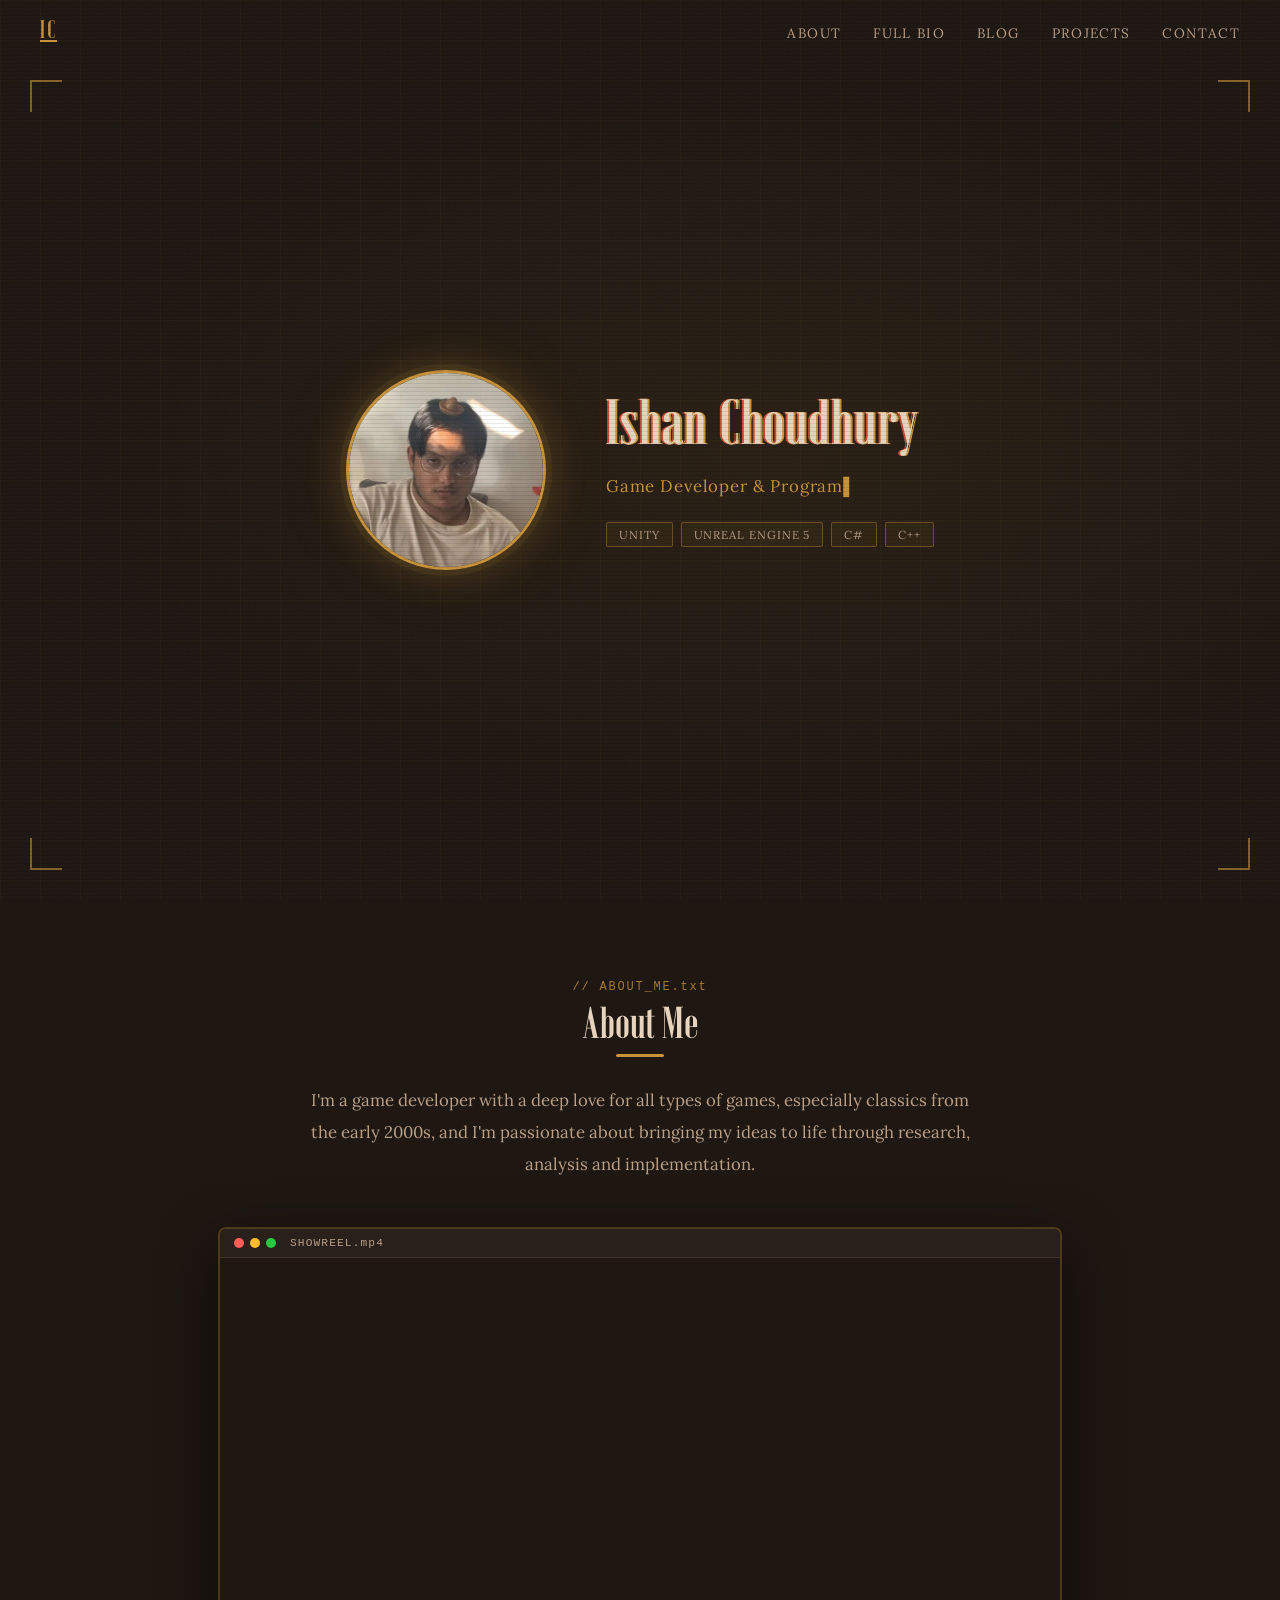
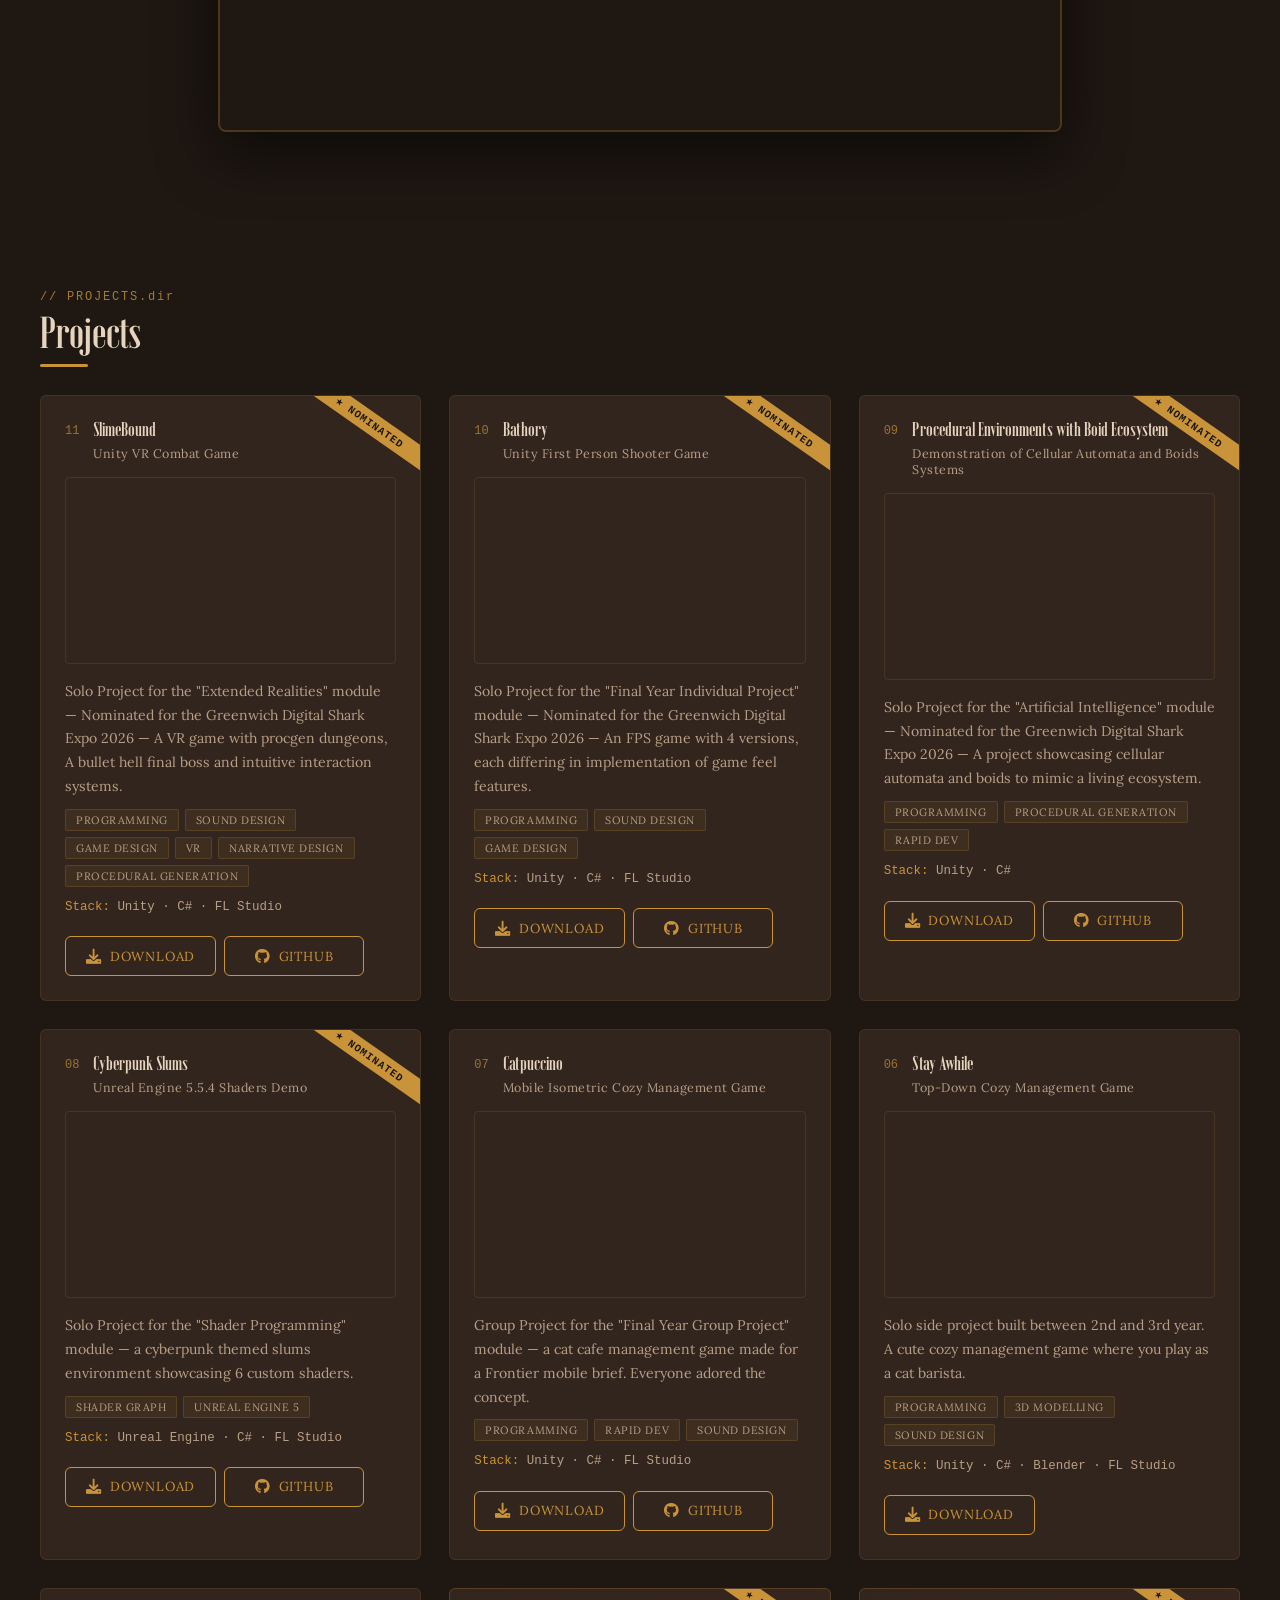
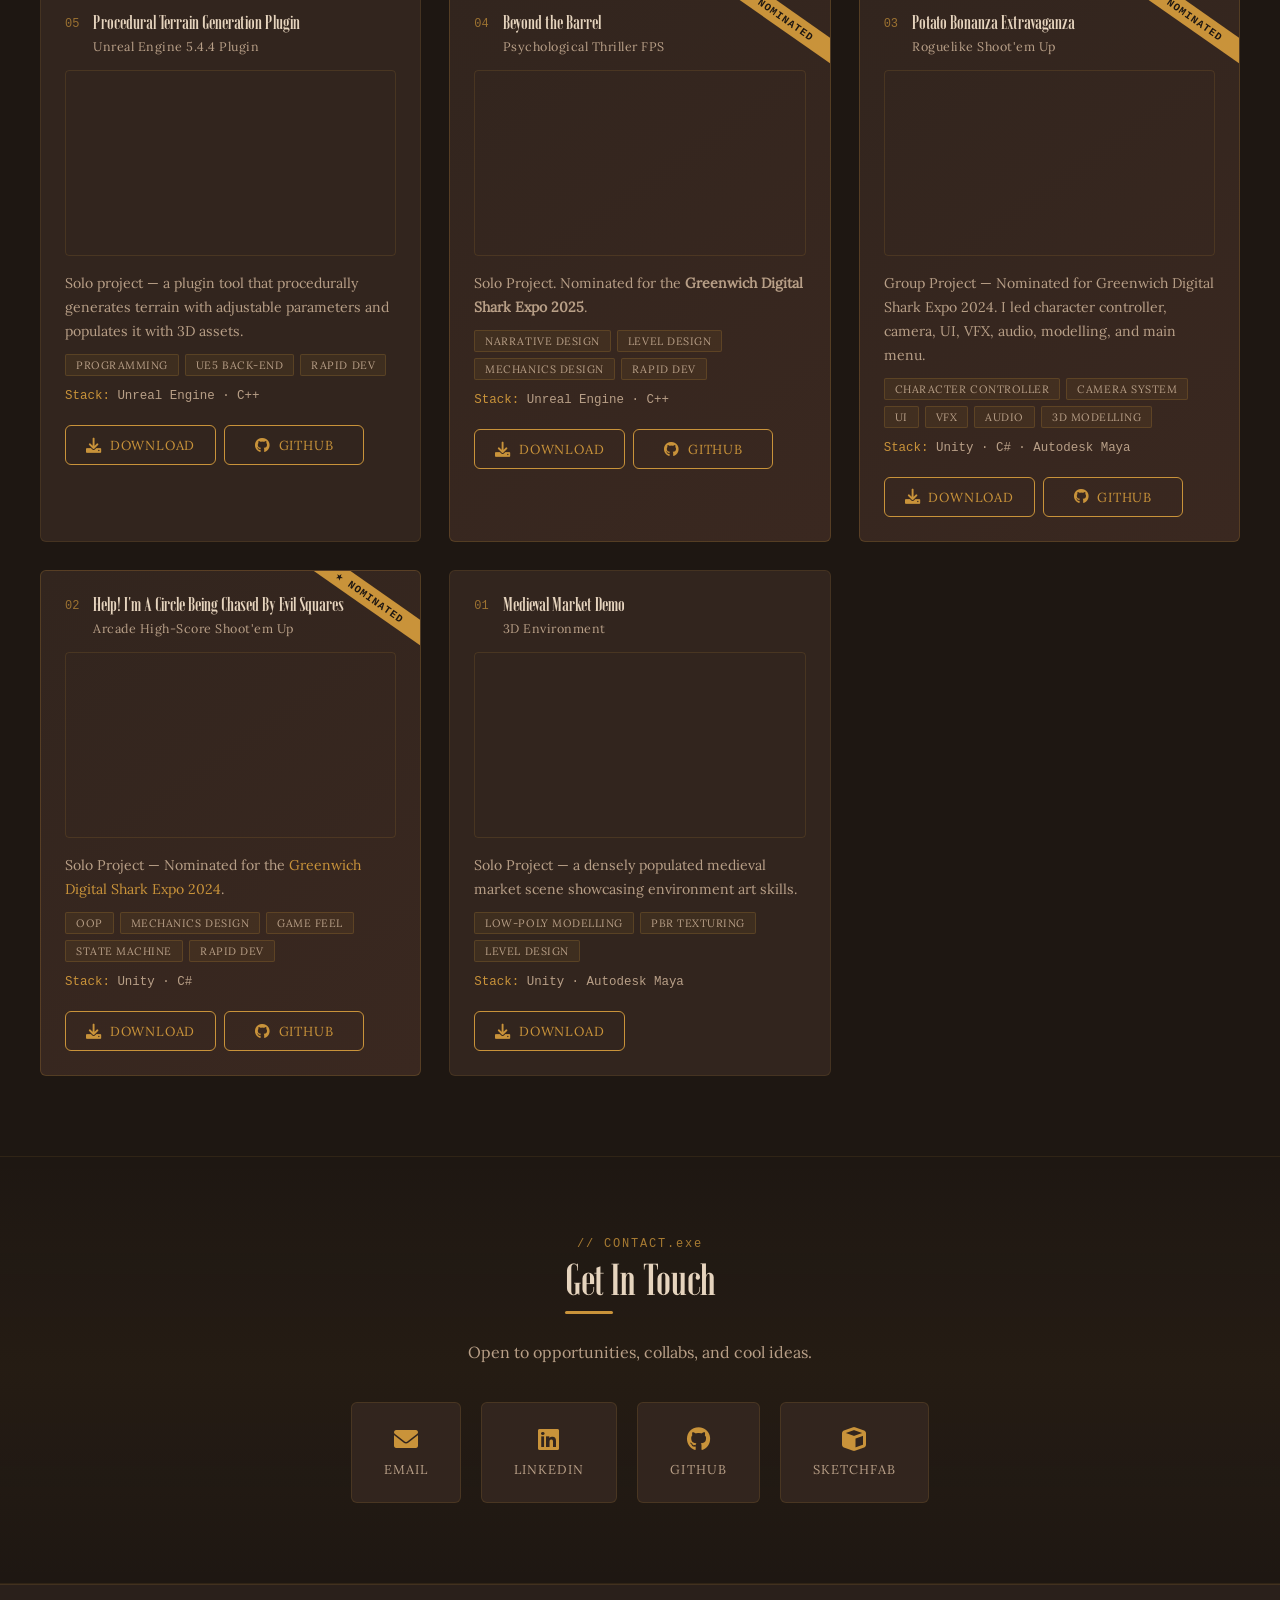
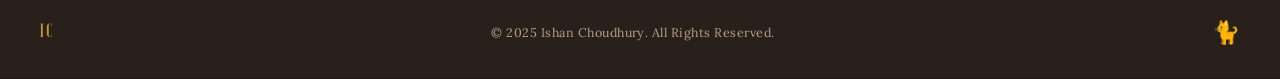
<file: index.html>
<!DOCTYPE html>
<html lang="en">
<head>
    <meta charset="UTF-8">
    <meta name="viewport" content="width=device-width, initial-scale=1.0">
    <title>Ishan Choudhury — Game Developer</title>
    <link rel="icon" type="image/x-icon" href="images/icon.ico">
    <link rel="stylesheet" href="styles.css">
    <link rel="stylesheet" href="https://cdnjs.cloudflare.com/ajax/libs/font-awesome/6.0.0-beta3/css/all.min.css">
    <style>
    </style>
</head>
<body>

    <!-- CRT scanline overlay -->
    <div class="scanlines" aria-hidden="true"></div>
    <!-- Pixel noise overlay -->
    <div class="noise" aria-hidden="true"></div>

    <!-- ===== NAV ===== -->
    <nav id="navbar">
        <a href="index.html" class="nav-logo">IC</a>
        <ul class="nav-links">
            <li><a href="#about">About</a></li>
            <li><a href="about.html">Full Bio</a></li>
            <li><a href="blog.html">Blog</a></li>
            <li><a href="#projects">Projects</a></li>
            <li><a href="#contact">Contact</a></li>
        </ul>
        <div class="nav-progress" id="navProgress"></div>
    </nav>

    <!-- ===== HEADER ===== -->
    <header id="hero">
        <div class="hero-bg-grid" aria-hidden="true"></div>
        <div class="hero-corner tl" aria-hidden="true"></div>
        <div class="hero-corner tr" aria-hidden="true"></div>
        <div class="hero-corner bl" aria-hidden="true"></div>
        <div class="hero-corner br" aria-hidden="true"></div>

        <img src="images/pfp.jpg" alt="Ishan Choudhury" class="profile-pic">

        <div class="header-text">
            <div class="glitch-wrapper">
                <h1 class="glitch" data-text="Ishan Choudhury">Ishan Choudhury</h1>
            </div>
            <p class="hero-subtitle">
                <span class="typewriter" id="typewriter"></span><span class="cursor-blink">&#9612;</span>
            </p>
            <div class="hero-badges">
                <span class="badge">Unity</span>
                <span class="badge">Unreal Engine 5</span>
                <span class="badge">C#</span>
                <span class="badge">C++</span>
            </div>
        </div>
    </header>

    <!-- ===== ABOUT ===== -->
    <section id="about" class="reveal">
        <div class="section-label">// ABOUT_ME.txt</div>
        <h2>About Me</h2>
        <p class="about-text">
            I'm a game developer with a deep love for all types of games, especially classics from the early 2000s, and I'm passionate about bringing my ideas to life through research, analysis and implementation.
        </p>

        <!-- Showreel -->
        <div class="video-container showreel">
            <div class="video-chrome">
                <span class="chrome-dot red"></span>
                <span class="chrome-dot yellow"></span>
                <span class="chrome-dot green"></span>
                <span class="chrome-label">SHOWREEL.mp4</span>
            </div>
            <iframe
                src="https://www.youtube.com/embed/g_eGhHDJSGY"
                title="Showreel"
                frameborder="0"
                allow="accelerometer; autoplay; clipboard-write; encrypted-media; gyroscope; picture-in-picture"
                allowfullscreen>
            </iframe>
        </div>
    </section>

    <!-- ===== PROJECTS ===== -->
    <section id="projects">
        <div class="section-label">// PROJECTS.dir</div>
        <h2 class="reveal">Projects</h2>

        <div class="projects-grid">

            <!-- SlimeBound -->
            <div class="project reveal">
                <div class="featured-ribbon">&#9733; NOMINATED</div>
                <div class="project-header">
                    <span class="project-number">11</span>
                    <div>
                        <h3>SlimeBound</h3>
                        <p class="project-type">Unity VR Combat Game</p>
                    </div>
                </div>
                <div class="video-container">
                    <iframe src="https://www.youtube.com/embed/Ls7RZIfkFkw" title="Demonstration of SlimeBound" frameborder="0"
                        allow="accelerometer; autoplay; clipboard-write; encrypted-media; gyroscope; picture-in-picture"
                        allowfullscreen loading="lazy"></iframe>
                </div>
                <div class="additional-info">
                    <p>Solo Project for the "Extended Realities" module — Nominated for the Greenwich Digital Shark Expo 2026 — A VR game with procgen dungeons, A bullet hell final boss and intuitive interaction systems.</p>
                    <div class="tags">
                        <span class="tag">Programming</span>
                        <span class="tag">Sound Design</span>
                        <span class="tag">Game Design</span>
                        <span class="tag">VR</span>
                        <span class="tag">Narrative Design</span>
                        <span class="tag">Procedural Generation</span>
                    </div>
                    <p class="tech-line"><strong>Stack:</strong> Unity &middot; C# &middot; FL Studio</p>
                    <div class="project-actions">
                        <a href="https://drive.proton.me/urls/PNZZJF35BM#MHIKpssKu0Ak" class="dl-btn" target="_blank" rel="noopener noreferrer">
                            <i class="fas fa-download"></i> Download
                        </a>
                        <a href="https://github.com/ishanchoudhury05/SlimeBound-XR-Project" class="gh-btn" target="_blank" rel="noopener noreferrer">
                            <i class="fab fa-github"></i> GitHub
                        </a>
                    </div>
                </div>
            </div>

            <!-- Bathory -->
            <div class="project reveal">
                <div class="featured-ribbon">&#9733; NOMINATED</div>
                <div class="project-header">
                    <span class="project-number">10</span>
                    <div>
                        <h3>Bathory</h3>
                        <p class="project-type">Unity First Person Shooter Game</p>
                    </div>
                </div>
                <div class="video-container">
                    <iframe src="https://www.youtube.com/embed/L0eZ8DP7e5U" title="Demonstration of Bathory" frameborder="0"
                        allow="accelerometer; autoplay; clipboard-write; encrypted-media; gyroscope; picture-in-picture"
                        allowfullscreen loading="lazy"></iframe>
                </div>
                <div class="additional-info">
                    <p>Solo Project for the "Final Year Individual Project" module — Nominated for the Greenwich Digital Shark Expo 2026 — An FPS game with 4 versions, each differing in implementation of game feel features.</p>
                    <div class="tags">
                        <span class="tag">Programming</span>
                        <span class="tag">Sound Design</span>
                        <span class="tag">Game Design</span>
                    </div>
                    <p class="tech-line"><strong>Stack:</strong> Unity &middot; C# &middot; FL Studio</p>
                    <div class="project-actions">
                        <a href="https://drive.proton.me/urls/VWXRNR478W#oIf1ZtBkJqRH" class="dl-btn" target="_blank" rel="noopener noreferrer">
                            <i class="fas fa-download"></i> Download
                        </a>
                        <a href="https://github.com/ishanchoudhury05/Final-Year-Individual-Project-Bathory" class="gh-btn" target="_blank" rel="noopener noreferrer">
                            <i class="fab fa-github"></i> GitHub
                        </a>
                    </div>
                </div>
            </div>

            <!-- Procedural Environments with Boid Ecosystems -->
            <div class="project reveal">
                <div class="featured-ribbon">&#9733; NOMINATED</div>
                <div class="project-header">
                    <span class="project-number">09</span>
                    <div>
                        <h3>Procedural Environments with Boid Ecosystem</h3>
                        <p class="project-type">Demonstration of Cellular Automata and Boids Systems</p>
                    </div>
                </div>
                <div class="video-container">
                    <iframe src="https://www.youtube.com/embed/CAlMFqti3fA" title="Demonstration of Procedural Environments with Boid Ecosystem" frameborder="0"
                        allow="accelerometer; autoplay; clipboard-write; encrypted-media; gyroscope; picture-in-picture"
                        allowfullscreen loading="lazy"></iframe>
                </div>
                <div class="additional-info">
                    <p>Solo Project for the "Artificial Intelligence" module — Nominated for the Greenwich Digital Shark Expo 2026 — A project showcasing cellular automata and boids to mimic a living ecosystem.</p>
                    <div class="tags">
                        <span class="tag">Programming</span>
                        <span class="tag">Procedural Generation</span>
                        <span class="tag">Rapid Dev</span>
                    </div>
                    <p class="tech-line"><strong>Stack:</strong> Unity &middot; C# </p>
                    <div class="project-actions">
                        <a href="https://drive.proton.me/urls/NNPQK9KFQ8#GgtbY4tzJBRm" class="dl-btn" target="_blank" rel="noopener noreferrer">
                            <i class="fas fa-download"></i> Download
                        </a>
                        <a href="https://github.com/ishanchoudhury05/ProcGen-Environments-with-Boid-Ecosystem" class="gh-btn" target="_blank" rel="noopener noreferrer">
                            <i class="fab fa-github"></i> GitHub
                        </a>
                    </div>
                </div>
            </div>

            <!-- Shader Programming -->
            <div class="project reveal">
                <div class="featured-ribbon">&#9733; NOMINATED</div>
                <div class="project-header">
                    <span class="project-number">08</span>
                    <div>
                        <h3>Cyberpunk Slums</h3>
                        <p class="project-type">Unreal Engine 5.5.4 Shaders Demo</p>
                    </div>
                </div>
                <div class="video-container">
                    <iframe src="https://www.youtube.com/embed/ifq_LRrO4tw" title="Shader Programming Project" frameborder="0"
                        allow="accelerometer; autoplay; clipboard-write; encrypted-media; gyroscope; picture-in-picture"
                        allowfullscreen loading="lazy"></iframe>
                </div>
                <div class="additional-info">
                    <p>Solo Project for the "Shader Programming" module — a cyberpunk themed slums environment showcasing 6 custom shaders.</p>
                    <div class="tags">
                        <span class="tag">Shader Graph</span>
                        <span class="tag">Unreal Engine 5</span>
                    </div>
                    <p class="tech-line"><strong>Stack:</strong> Unreal Engine &middot; C# &middot; FL Studio</p>
                    <div class="project-actions">
                        <a href="https://drive.proton.me/urls/T57YRRCV7R#LknvBygm55kU" class="dl-btn" target="_blank" rel="noopener noreferrer">
                            <i class="fas fa-download"></i> Download
                        </a>
                        <a href="https://github.com/ishanchoudhury05/Shader-Programming" class="gh-btn" target="_blank" rel="noopener noreferrer">
                            <i class="fab fa-github"></i> GitHub
                        </a>
                    </div>
                </div>
            </div>

            <!-- Catpuccino -->
            <div class="project reveal">
                <div class="project-header">
                    <span class="project-number">07</span>
                    <div>
                        <h3>Catpuccino</h3>
                        <p class="project-type">Mobile Isometric Cozy Management Game</p>
                    </div>
                </div>
                <div class="video-container">
                    <iframe src="https://www.youtube.com/embed/sv4ZNSi8Yf4" title="Catpuccino" frameborder="0"
                        allow="accelerometer; autoplay; clipboard-write; encrypted-media; gyroscope; picture-in-picture"
                        allowfullscreen loading="lazy"></iframe>
                </div>
                <div class="additional-info">
                    <p>Group Project for the "Final Year Group Project" module — a cat cafe management game made for a Frontier mobile brief. Everyone adored the concept.</p>
                    <div class="tags">
                        <span class="tag">Programming</span>
                        <span class="tag">Rapid Dev</span>
                        <span class="tag">Sound Design</span>
                    </div>
                    <p class="tech-line"><strong>Stack:</strong> Unity &middot; C# &middot; FL Studio</p>
                    <div class="project-actions">
                        <a href="https://drive.proton.me/urls/4767PTHQ44#vymaX5DbfoB4" class="dl-btn" target="_blank" rel="noopener noreferrer">
                            <i class="fas fa-download"></i> Download
                        </a>
                        <a href="https://github.com/ishanchoudhury05/Catpuccino" class="gh-btn" target="_blank" rel="noopener noreferrer">
                            <i class="fab fa-github"></i> GitHub
                        </a>
                    </div>
                </div>
            </div>

            <!-- Stay Awhile -->
            <div class="project reveal">
                <div class="project-header">
                    <span class="project-number">06</span>
                    <div>
                        <h3>Stay Awhile</h3>
                        <p class="project-type">Top-Down Cozy Management Game</p>
                    </div>
                </div>
                <div class="video-container">
                    <iframe src="https://www.youtube.com/embed/KBRKt0166K4" title="Stay Awhile" frameborder="0"
                        allow="accelerometer; autoplay; clipboard-write; encrypted-media; gyroscope; picture-in-picture"
                        allowfullscreen loading="lazy"></iframe>
                </div>
                <div class="additional-info">
                    <p>Solo side project built between 2nd and 3rd year. A cute cozy management game where you play as a cat barista.</p>
                    <div class="tags">
                        <span class="tag">Programming</span>
                        <span class="tag">3D Modelling</span>
                        <span class="tag">Sound Design</span>
                    </div>
                    <p class="tech-line"><strong>Stack:</strong> Unity &middot; C# &middot; Blender &middot; FL Studio</p>
                    <div class="project-actions">
                        <a href="https://drive.proton.me/urls/84YW1WM4DR#qlHr7LKKaNQK" class="dl-btn" target="_blank" rel="noopener noreferrer">
                            <i class="fas fa-download"></i> Download
                        </a>
                    </div>
                </div>
            </div>

            <!-- Procedural Terrain -->
            <div class="project reveal">
                <div class="project-header">
                    <span class="project-number">05</span>
                    <div>
                        <h3>Procedural Terrain Generation Plugin</h3>
                        <p class="project-type">Unreal Engine 5.4.4 Plugin</p>
                    </div>
                </div>
                <div class="video-container">
                    <iframe src="https://www.youtube.com/embed/OvCG0BFcVFg" title="Procedural Terrain" frameborder="0"
                        allow="accelerometer; autoplay; clipboard-write; encrypted-media; gyroscope; picture-in-picture"
                        allowfullscreen loading="lazy"></iframe>
                </div>
                <div class="additional-info">
                    <p>Solo project — a plugin tool that procedurally generates terrain with adjustable parameters and populates it with 3D assets.</p>
                    <div class="tags">
                        <span class="tag">Programming</span>
                        <span class="tag">UE5 Back-end</span>
                        <span class="tag">Rapid Dev</span>
                    </div>
                    <p class="tech-line"><strong>Stack:</strong> Unreal Engine &middot; C++</p>
                    <div class="project-actions">
                        <a href="https://drive.proton.me/urls/KJM46200B0#dd6kmou6Ekp2" class="dl-btn" target="_blank" rel="noopener noreferrer">
                            <i class="fas fa-download"></i> Download
                        </a>
                        <a href="https://github.com/ishanchoudhury05/UE5.4.4-Procgen-Terrain-Plugin" class="gh-btn" target="_blank" rel="noopener noreferrer">
                            <i class="fab fa-github"></i> GitHub
                        </a>
                    </div>
                </div>
            </div>

            <!-- Beyond the Barrel -->
            <div class="project reveal featured">
                <div class="featured-ribbon">&#9733; NOMINATED</div>
                <div class="project-header">
                    <span class="project-number">04</span>
                    <div>
                        <h3>Beyond the Barrel</h3>
                        <p class="project-type">Psychological Thriller FPS</p>
                    </div>
                </div>
                <div class="video-container">
                    <iframe src="https://www.youtube.com/embed/48aaFeDgFcM" title="Beyond the Barrel" frameborder="0"
                        allow="accelerometer; autoplay; clipboard-write; encrypted-media; gyroscope; picture-in-picture"
                        allowfullscreen loading="lazy"></iframe>
                </div>
                <div class="additional-info">
                    <p>Solo Project. Nominated for the <strong>Greenwich Digital Shark Expo 2025</strong>.</p>
                    <div class="tags">
                        <span class="tag">Narrative Design</span>
                        <span class="tag">Level Design</span>
                        <span class="tag">Mechanics Design</span>
                        <span class="tag">Rapid Dev</span>
                    </div>
                    <p class="tech-line"><strong>Stack:</strong> Unreal Engine &middot; C++</p>
                    <div class="project-actions">
                        <a href="https://drive.proton.me/urls/EJK2DAHK0W#Uhbzu63a36JR" class="dl-btn" target="_blank" rel="noopener noreferrer">
                            <i class="fas fa-download"></i> Download
                        </a>
                        <a href="#" class="gh-btn" target="_blank" rel="noopener noreferrer">
                            <i class="fab fa-github"></i> GitHub
                        </a>
                    </div>
                </div>
            </div>

            <!-- Potato Bonanza -->
            <div class="project reveal featured">
                <div class="featured-ribbon">&#9733; NOMINATED</div>
                <div class="project-header">
                    <span class="project-number">03</span>
                    <div>
                        <h3>Potato Bonanza Extravaganza</h3>
                        <p class="project-type">Roguelike Shoot'em Up</p>
                    </div>
                </div>
                <div class="video-container">
                    <iframe src="https://www.youtube.com/embed/FVkYGXpgj98" title="Potato Bonanza" frameborder="0"
                        allow="accelerometer; autoplay; clipboard-write; encrypted-media; gyroscope; picture-in-picture"
                        allowfullscreen loading="lazy"></iframe>
                </div>
                <div class="additional-info">
                    <p>Group Project &mdash; Nominated for Greenwich Digital Shark Expo 2024. I led character controller, camera, UI, VFX, audio, modelling, and main menu.</p>
                    <div class="tags">
                        <span class="tag">Character Controller</span>
                        <span class="tag">Camera System</span>
                        <span class="tag">UI</span>
                        <span class="tag">VFX</span>
                        <span class="tag">Audio</span>
                        <span class="tag">3D Modelling</span>
                    </div>
                    <p class="tech-line"><strong>Stack:</strong> Unity &middot; C# &middot; Autodesk Maya</p>
                    <div class="project-actions">
                        <a href="https://drive.proton.me/urls/R03DSNMMCG#Bwv0sIcEl1Ty" class="dl-btn" target="_blank" rel="noopener noreferrer">
                            <i class="fas fa-download"></i> Download
                        </a>
                        <a href="https://github.com/ishanchoudhury05/PotatoBonanzaExtravaganza" class="gh-btn" target="_blank" rel="noopener noreferrer">
                            <i class="fab fa-github"></i> GitHub
                        </a>
                    </div>
                </div>
            </div>

            <!-- Help! I'm a Circle -->
            <div class="project reveal featured">
                <div class="featured-ribbon">&#9733; NOMINATED</div>
                <div class="project-header">
                    <span class="project-number">02</span>
                    <div>
                        <h3>Help! I'm A Circle Being Chased By Evil Squares</h3>
                        <p class="project-type">Arcade High-Score Shoot'em Up</p>
                    </div>
                </div>
                <div class="video-container">
                    <iframe src="https://www.youtube.com/embed/cw9jIyrNHx8" title="Help Im A Circle" frameborder="0"
                        allow="accelerometer; autoplay; clipboard-write; encrypted-media; gyroscope; picture-in-picture"
                        allowfullscreen loading="lazy"></iframe>
                </div>
                <div class="additional-info">
                    <p>Solo Project &mdash; Nominated for the <a href="https://www.gre.ac.uk/digital-shark-expo/games/ishan-choudhury" target="_blank">Greenwich Digital Shark Expo 2024</a>.</p>
                    <div class="tags">
                        <span class="tag">OOP</span>
                        <span class="tag">Mechanics Design</span>
                        <span class="tag">Game Feel</span>
                        <span class="tag">State Machine</span>
                        <span class="tag">Rapid Dev</span>
                    </div>
                    <p class="tech-line"><strong>Stack:</strong> Unity &middot; C#</p>
                    <div class="project-actions">
                        <a href="https://drive.proton.me/urls/WKVSFXPSQ8#5Q6ishSYUyKu" class="dl-btn" target="_blank" rel="noopener noreferrer">
                            <i class="fas fa-download"></i> Download
                        </a>
                        <a href="https://github.com/ishanchoudhury05/Evil-Squares" class="gh-btn" target="_blank" rel="noopener noreferrer">
                            <i class="fab fa-github"></i> GitHub
                        </a>
                    </div>
                </div>
            </div>

            <!-- Medieval Market -->
            <div class="project reveal">
                <div class="project-header">
                    <span class="project-number">01</span>
                    <div>
                        <h3>Medieval Market Demo</h3>
                        <p class="project-type">3D Environment</p>
                    </div>
                </div>
                <div class="video-container">
                    <iframe src="https://www.youtube.com/embed/HeJTzSHETXU" title="Medieval Market" frameborder="0"
                        allow="accelerometer; autoplay; clipboard-write; encrypted-media; gyroscope; picture-in-picture"
                        allowfullscreen loading="lazy"></iframe>
                </div>
                <div class="additional-info">
                    <p>Solo Project &mdash; a densely populated medieval market scene showcasing environment art skills.</p>
                    <div class="tags">
                        <span class="tag">Low-Poly Modelling</span>
                        <span class="tag">PBR Texturing</span>
                        <span class="tag">Level Design</span>
                    </div>
                    <p class="tech-line"><strong>Stack:</strong> Unity &middot; Autodesk Maya</p>
                    <div class="project-actions">
                        <a href="https://drive.proton.me/urls/N9XAS4XEPW#vg8mh3Wu2viB" class="dl-btn" target="_blank" rel="noopener noreferrer">
                            <i class="fas fa-download"></i> Download
                        </a>
                    </div>
                </div>
            </div>

        </div>
    </section>

    <!-- ===== CONTACT ===== -->
    <section id="contact" class="reveal">
        <div class="section-label">// CONTACT.exe</div>
        <h2>Get In Touch</h2>
        <p class="contact-intro">Open to opportunities, collabs, and cool ideas.</p>
        <div class="contact-links">
            <a href="mailto:ishanchoudhury2005&#64;proton.me" class="contact-link">
                <i class="fas fa-envelope"></i>
                <span>Email</span>
            </a>
            <a href="https://www.linkedin.com/in/ishan-choudhury/" target="_blank" class="contact-link">
                <i class="fab fa-linkedin"></i>
                <span>LinkedIn</span>
            </a>
            <a href="https://github.com/ishanchoudhury05" target="_blank" class="contact-link">
                <i class="fab fa-github"></i>
                <span>GitHub</span>
            </a>
            <a href="https://sketchfab.com/ishanchoudhury" target="_blank" class="contact-link">
                <i class="fas fa-cube"></i>
                <span>Sketchfab</span>
            </a>
        </div>
    </section>

    <footer>
        <div class="footer-inner">
            <span class="footer-logo">IC</span>
            <p>&copy; 2025 Ishan Choudhury. All Rights Reserved.</p>
            <span class="footer-cat">&#128008;</span>
        </div>
    </footer>

    <!-- ===== SCRIPTS ===== -->
    <script>
    // ── Typewriter ──────────────────────────────────────────────────────────
    (function() {
        const phrases = [
            "Game Developer & Programmer",
            "Unity / Unreal Engine 5",
            "C# & C++ Enthusiast",
            "Morrowind Enjoyer"
        ];
        let pi = 0, ci = 0, deleting = false;
        const el = document.getElementById('typewriter');
        function tick() {
            const phrase = phrases[pi];
            el.textContent = deleting ? phrase.slice(0, ci--) : phrase.slice(0, ci++);
            if (!deleting && ci > phrase.length)      { deleting = true; setTimeout(tick, 1400); return; }
            if (deleting && ci < 0)                    { deleting = false; pi = (pi + 1) % phrases.length; ci = 0; }
            setTimeout(tick, deleting ? 45 : 80);
        }
        tick();
    })();

    // ── Scroll progress bar ─────────────────────────────────────────────────
    window.addEventListener('scroll', () => {
        const prog = document.getElementById('navProgress');
        const pct = window.scrollY / (document.body.scrollHeight - window.innerHeight) * 100;
        prog.style.width = pct + '%';
    });

    // ── Navbar shrink on scroll ─────────────────────────────────────────────
    window.addEventListener('scroll', () => {
        document.getElementById('navbar').classList.toggle('scrolled', window.scrollY > 80);
    });

    // ── Scroll-reveal with guaranteed fallback ──────────────────────────────
    const allReveal = document.querySelectorAll('.reveal');

    if ('IntersectionObserver' in window) {
        const io = new IntersectionObserver((entries) => {
            entries.forEach(e => {
                if (e.isIntersecting) {
                    e.target.classList.add('visible');
                    io.unobserve(e.target);
                }
            });
        }, { threshold: 0.05, rootMargin: '0px 0px -20px 0px' });
        allReveal.forEach(el => io.observe(el));
    }

    // Hard fallback — force everything visible after 800 ms
    setTimeout(() => {
        allReveal.forEach(el => el.classList.add('visible'));
    }, 800);

    // ── oneko.js (pixel cat follows cursor) ────────────────────────────────
    (function oneko() {
        if (window.matchMedia('(prefers-reduced-motion: reduce)').matches) return;

        const nekoEl = document.createElement('div');
        let nekoPosX = 32, nekoPosY = 32;
        let mousePosX = 0, mousePosY = 0;
        let frameCount = 0, idleTime = 0;
        let idleAnimation = null, idleAnimationFrame = 0;
        const nekoSpeed = 10;

        const spriteSets = {
            idle: [[-3,-3]], alert: [[-7,-3]],
            scratchSelf: [[-5,0],[-6,0],[-7,0]],
            scratchWallN: [[0,0],[0,-1]], scratchWallS: [[-7,-1],[-6,-2]],
            scratchWallE: [[-2,-2],[-2,-3]], scratchWallW: [[-4,0],[-4,-1]],
            tired: [[-3,-2]], sleeping: [[-2,0],[-2,-1]],
            N: [[-1,-2],[-1,-3]], NE: [[0,-2],[0,-3]],
            E: [[-3,0],[-3,-1]], SE: [[-5,-1],[-5,-2]],
            S: [[-6,-3],[-7,-2]], SW: [[-5,-3],[-6,-1]],
            W: [[-4,-2],[-4,-3]], NW: [[-1,0],[-1,-1]],
        };

        nekoEl.id = 'oneko';
        nekoEl.ariaHidden = true;
        Object.assign(nekoEl.style, {
            width: '32px', height: '32px', position: 'fixed',
            pointerEvents: 'none', imageRendering: 'pixelated',
            backgroundImage: 'url("https://raw.githubusercontent.com/adryd325/oneko.js/14bab15a755d0e35cd4ae19c931d96d306f99f42/oneko.gif")',
            left: (nekoPosX - 16) + 'px', top: (nekoPosY - 16) + 'px',
            zIndex: '2147483647'
        });
        document.body.appendChild(nekoEl);

        document.addEventListener('mousemove', e => { mousePosX = e.clientX; mousePosY = e.clientY; });

        function setSprite(name, frame) {
            const s = spriteSets[name][frame % spriteSets[name].length];
            nekoEl.style.backgroundPosition = `${s[0]*32}px ${s[1]*32}px`;
        }
        function resetIdleAnimation() { idleAnimation = null; idleAnimationFrame = 0; }
        function idle() {
            idleTime++;
            if (idleTime > 10 && Math.floor(Math.random() * 200) === 0 && !idleAnimation) {
                let a = ['sleeping','scratchSelf'];
                if (nekoPosX < 32) a.push('scratchWallW');
                if (nekoPosY < 32) a.push('scratchWallN');
                if (nekoPosX > window.innerWidth - 32) a.push('scratchWallE');
                if (nekoPosY > window.innerHeight - 32) a.push('scratchWallS');
                idleAnimation = a[Math.floor(Math.random() * a.length)];
            }
            switch (idleAnimation) {
                case 'sleeping':
                    if (idleAnimationFrame < 8) { setSprite('tired', 0); break; }
                    setSprite('sleeping', Math.floor(idleAnimationFrame / 4));
                    if (idleAnimationFrame > 192) resetIdleAnimation();
                    break;
                case 'scratchWallN': case 'scratchWallS': case 'scratchWallE':
                case 'scratchWallW': case 'scratchSelf':
                    setSprite(idleAnimation, idleAnimationFrame);
                    if (idleAnimationFrame > 9) resetIdleAnimation();
                    break;
                default: setSprite('idle', 0); return;
            }
            idleAnimationFrame++;
        }
        function frame() {
            frameCount++;
            const dX = nekoPosX - mousePosX, dY = nekoPosY - mousePosY;
            const dist = Math.sqrt(dX**2 + dY**2);
            if (dist < nekoSpeed || dist < 48) { idle(); return; }
            idleAnimation = null; idleAnimationFrame = 0;
            if (idleTime > 1) {
                setSprite('alert', 0);
                idleTime = Math.min(idleTime, 7) - 1;
                return;
            }
            let dir = '';
            dir += dY / dist > 0.5 ? 'N' : '';
            dir += dY / dist < -0.5 ? 'S' : '';
            dir += dX / dist > 0.5 ? 'W' : '';
            dir += dX / dist < -0.5 ? 'E' : '';
            setSprite(dir, frameCount);
            nekoPosX -= (dX / dist) * nekoSpeed;
            nekoPosY -= (dY / dist) * nekoSpeed;
            nekoPosX = Math.min(Math.max(16, nekoPosX), window.innerWidth - 16);
            nekoPosY = Math.min(Math.max(16, nekoPosY), window.innerHeight - 16);
            nekoEl.style.left = (nekoPosX - 16) + 'px';
            nekoEl.style.top  = (nekoPosY - 16) + 'px';
        }
        let lastFrame;
        function loop(ts) {
            if (!nekoEl.isConnected) return;
            if (!lastFrame) lastFrame = ts;
            if (ts - lastFrame > 100) { lastFrame = ts; frame(); }
            requestAnimationFrame(loop);
        }
        requestAnimationFrame(loop);
    })();
    </script>
</body>
</html>
</file>
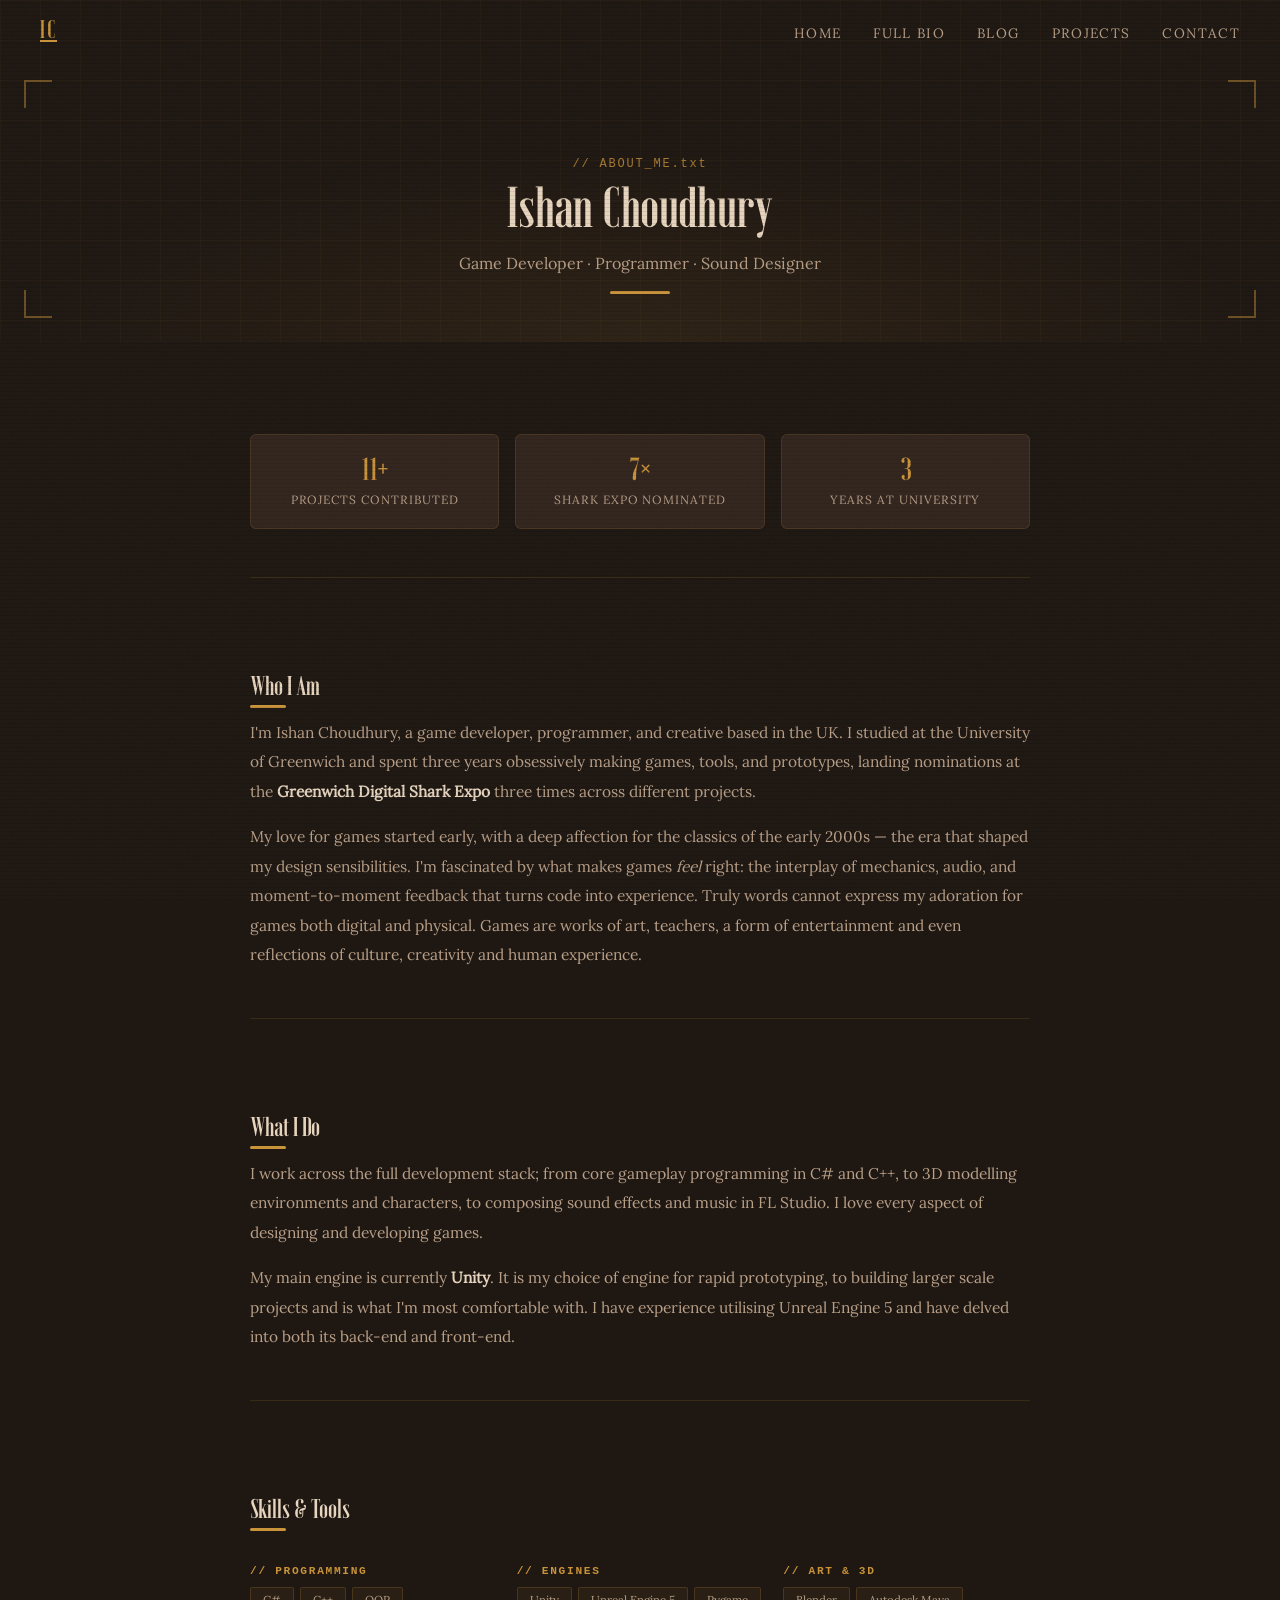
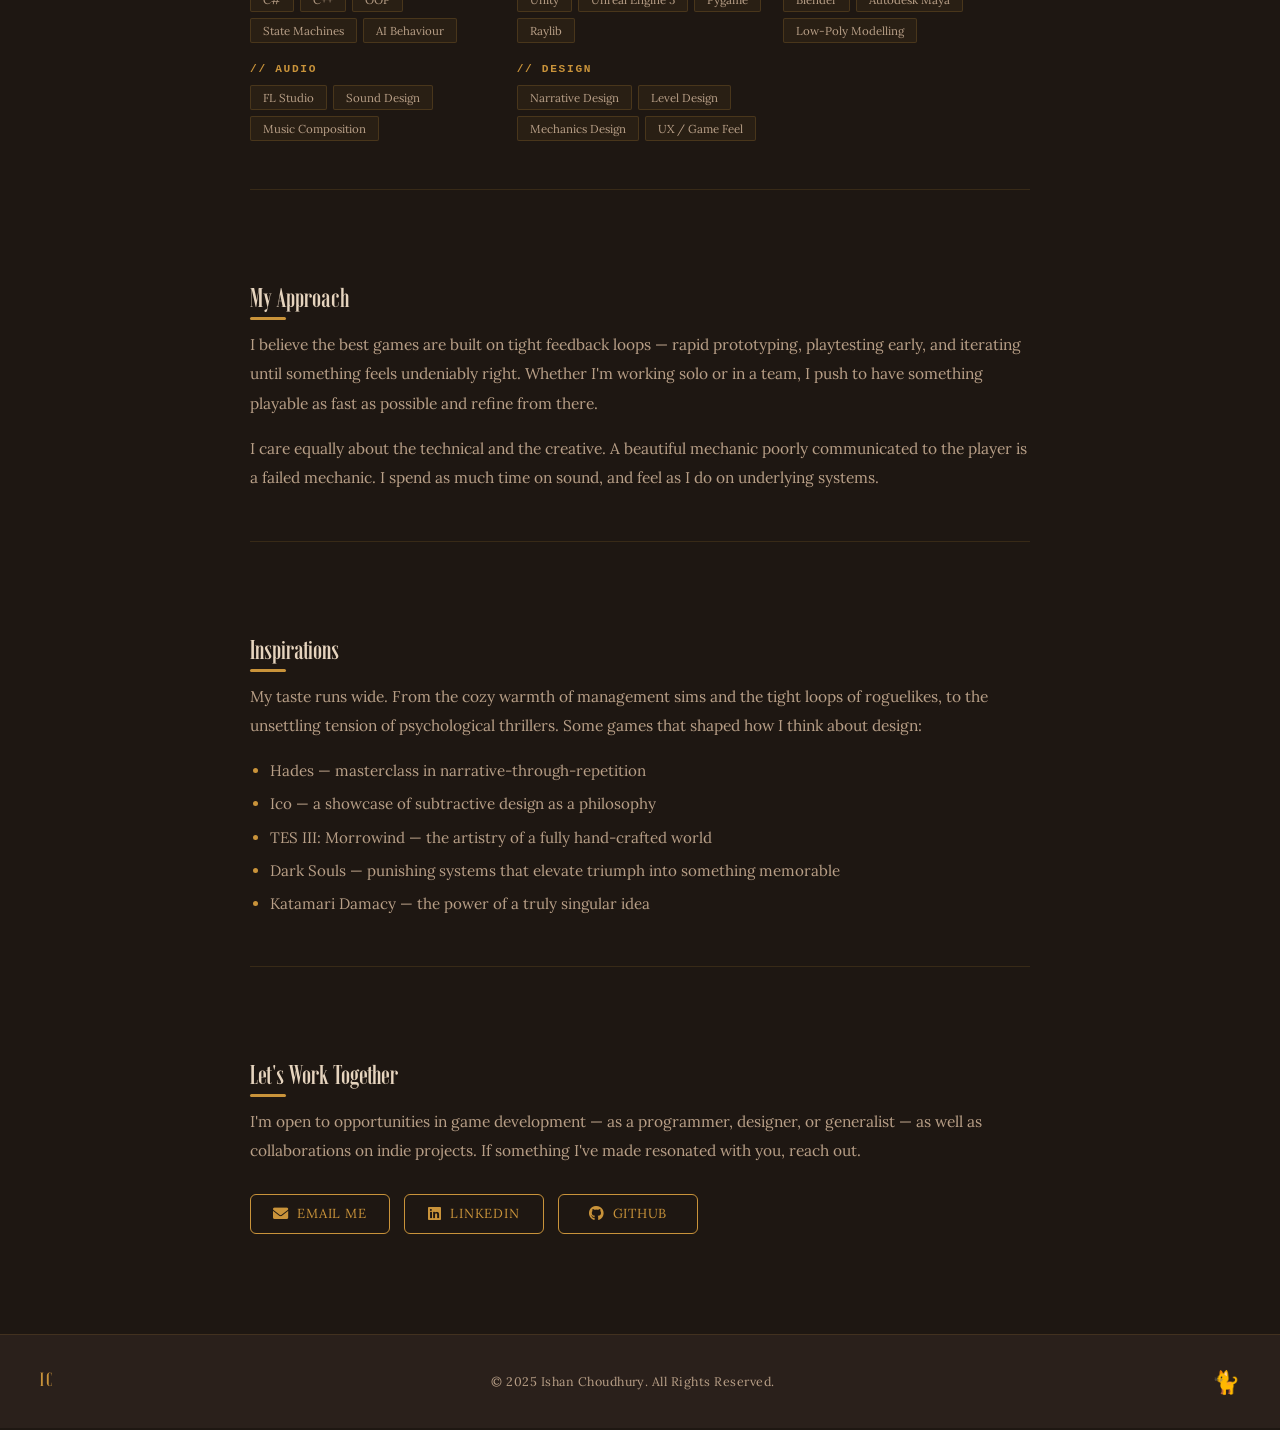
<file: about.html>
<!DOCTYPE html>
<html lang="en">
<head>
    <meta charset="UTF-8">
    <meta name="viewport" content="width=device-width, initial-scale=1.0">
    <title>About — Ishan Choudhury</title>
    <link rel="icon" type="image/x-icon" href="images/icon.ico">
    <link rel="stylesheet" href="styles.css">
    <link rel="stylesheet" href="inner.css">
    <link rel="stylesheet" href="https://cdnjs.cloudflare.com/ajax/libs/font-awesome/6.0.0-beta3/css/all.min.css">
</head>
<body>

    <div class="scanlines" aria-hidden="true"></div>
    <div class="noise"     aria-hidden="true"></div>

    <!-- ── Nav ── -->
    <nav id="navbar">
        <a href="index.html" class="nav-logo">IC</a>
        <ul class="nav-links">
            <li><a href="index.html">Home</a></li>
            <li><a href="about.html" class="active">Full Bio</a></li>
            <li><a href="blog.html">Blog</a></li>
            <li><a href="index.html#projects">Projects</a></li>
            <li><a href="index.html#contact">Contact</a></li>
        </ul>
        <div class="nav-progress" id="navProgress"></div>
    </nav>

    <!-- ── Inner hero ── -->
    <div class="inner-hero">
        <div class="hero-bg-grid" aria-hidden="true"></div>
        <div class="hero-corner tl" aria-hidden="true"></div>
        <div class="hero-corner tr" aria-hidden="true"></div>
        <div class="hero-corner bl" aria-hidden="true"></div>
        <div class="hero-corner br" aria-hidden="true"></div>
        <div class="section-label">// ABOUT_ME.txt</div>
        <h1>Ishan Choudhury</h1>
        <p>Game Developer · Programmer · Sound Designer</p>
        <div class="inner-hero-line"></div>
    </div>

    <!-- ── Content ── -->
    <div class="page-content">

        <!-- Stats -->
        <div class="stat-grid reveal">
            <div class="stat-card">
                <span class="stat-number">11+</span>
                <span class="stat-label">Projects Contributed</span>
            </div>
            <div class="stat-card">
                <span class="stat-number">7×</span>
                <span class="stat-label">Shark Expo Nominated</span>
            </div>
            <div class="stat-card">
                <span class="stat-number">3</span>
                <span class="stat-label">Years at University</span>
            </div>
        </div>

        <div class="prose">
            <hr>

            <!-- Intro -->
            <h2 class="reveal">Who I Am</h2>
            <p class="reveal">
                I'm Ishan Choudhury, a game developer, programmer, and creative based in the UK. I studied at the
                University of Greenwich and spent three years obsessively making games, tools, and prototypes,
                landing nominations at the <strong>Greenwich Digital Shark Expo</strong> three times across different projects.
            </p>
            <p class="reveal">
                My love for games started early, with a deep affection for the classics of the early 2000s — the era
                that shaped my design sensibilities. I'm fascinated by what makes games <em>feel</em> right: the interplay
                of mechanics, audio, and moment-to-moment feedback that turns code into experience. 
                Truly words cannot express my adoration for games both digital and physical. 
                Games are works of art, teachers, a form of entertainment and even reflections of culture, creativity and human experience.
            </p>

            <hr>

            <!-- What I do -->
            <h2 class="reveal">What I Do</h2>
            <p class="reveal">
                I work across the full development stack; from core gameplay programming in C# and C++, to 3D modelling
                environments and characters, to composing sound effects and music in FL Studio. I love every aspect of designing and developing games.
            </p>
            <p class="reveal">
                My main engine is currently <strong>Unity</strong>. It is my choice of engine for rapid prototyping, to building larger scale projects and is what I'm most comfortable with. 
                I have experience utilising Unreal Engine 5 and have delved into both its back-end and front-end.
            </p>

            <hr>

            <!-- Skills -->
            <h2 class="reveal">Skills &amp; Tools</h2>
            <div class="skills-block reveal">
                <div class="skill-category">
                    <h4>// Programming</h4>
                    <div class="skill-pill-list">
                        <span class="skill-pill">C#</span>
                        <span class="skill-pill">C++</span>
                        <span class="skill-pill">OOP</span>
                        <span class="skill-pill">State Machines</span>
                        <span class="skill-pill">AI Behaviour</span>
                    </div>
                </div>
                <div class="skill-category">
                    <h4>// Engines</h4>
                    <div class="skill-pill-list">
                        <span class="skill-pill">Unity</span>
                        <span class="skill-pill">Unreal Engine 5</span>
                        <span class="skill-pill">Pygame</span>
                        <span class="skill-pill">Raylib</span>
                    </div>
                </div>
                <div class="skill-category">
                    <h4>// Art &amp; 3D</h4>
                    <div class="skill-pill-list">
                        <span class="skill-pill">Blender</span>
                        <span class="skill-pill">Autodesk Maya</span>
                        <span class="skill-pill">Low-Poly Modelling</span>
                    </div>
                </div>
                <div class="skill-category">
                    <h4>// Audio</h4>
                    <div class="skill-pill-list">
                        <span class="skill-pill">FL Studio</span>
                        <span class="skill-pill">Sound Design</span>
                        <span class="skill-pill">Music Composition</span>
                    </div>
                </div>
                <div class="skill-category">
                    <h4>// Design</h4>
                    <div class="skill-pill-list">
                        <span class="skill-pill">Narrative Design</span>
                        <span class="skill-pill">Level Design</span>
                        <span class="skill-pill">Mechanics Design</span>
                        <span class="skill-pill">UX / Game Feel</span>
                    </div>
                </div>
            </div>

            <hr>

            <!-- Approach -->
            <h2 class="reveal">My Approach</h2>
            <p class="reveal">
                I believe the best games are built on tight feedback loops — rapid prototyping, playtesting early, and
                iterating until something feels undeniably right. Whether I'm working solo or in a team, I push to
                have something playable as fast as possible and refine from there.
            </p>
            <p class="reveal">
                I care equally about the technical and the creative. A beautiful mechanic poorly communicated to the
                player is a failed mechanic. I spend as much time on sound, and feel as I do on underlying systems.
            </p>

            <hr>

            <!-- Inspirations -->
            <h2 class="reveal">Inspirations</h2>
            <p class="reveal">
                My taste runs wide. From the cozy warmth of management sims and the tight loops of roguelikes, to the
                unsettling tension of psychological thrillers. Some games that shaped how I think about design:
            </p>
            <ul class="reveal">
                <li>Hades — masterclass in narrative-through-repetition</li>
                <li>Ico — a showcase of subtractive design as a philosophy</li>
                <li>TES III: Morrowind — the artistry of a fully hand-crafted world</li>
                <li>Dark Souls — punishing systems that elevate triumph into something memorable</li>
                <li>Katamari Damacy — the power of a truly singular idea</li>
            </ul>

            <hr>

            <!-- Contact CTA -->
            <h2 class="reveal">Let's Work Together</h2>
            <p class="reveal">
                I'm open to opportunities in game development — as a programmer, designer, or generalist — as well as
                collaborations on indie projects. If something I've made resonated with you, reach out.
            </p>
            <div class="reveal" style="display:flex; gap:14px; flex-wrap:wrap; margin-top:24px;">
                <a href="mailto:ishanchoudhury2005@proton.me" class="dl-btn">
                    <i class="fas fa-envelope"></i> Email Me
                </a>
                <a href="https://www.linkedin.com/in/ishan-choudhury/" target="_blank" class="dl-btn">
                    <i class="fab fa-linkedin"></i> LinkedIn
                </a>
                <a href="https://github.com/ishanchoudhury05" target="_blank" class="dl-btn">
                    <i class="fab fa-github"></i> GitHub
                </a>
            </div>
        </div>
    </div>

    <!-- ── Footer ── -->
    <footer>
        <div class="footer-inner">
            <span class="footer-logo">IC</span>
            <p>&copy; 2025 Ishan Choudhury. All Rights Reserved.</p>
            <span class="footer-cat">🐈</span>
        </div>
    </footer>

    <script>
    // Scroll progress
    window.addEventListener('scroll', () => {
        const p = window.scrollY / (document.body.scrollHeight - window.innerHeight) * 100;
        document.getElementById('navProgress').style.width = p + '%';
        document.getElementById('navbar').classList.toggle('scrolled', window.scrollY > 80);
    });
    // Reveal
    const obs = new IntersectionObserver(e => e.forEach(x => x.isIntersecting && x.target.classList.add('visible')), { threshold: 0.08 });
    document.querySelectorAll('.reveal').forEach(el => obs.observe(el));
    // oneko
    (function oneko() {
        if (window.matchMedia('(prefers-reduced-motion: reduce)').matches) return;
        const el = document.createElement('div');
        let nx=32,ny=32,mx=0,my=0,fc=0,it=0,ia=null,iaf=0;
        const spd=10, ss={idle:[[-3,-3]],alert:[[-7,-3]],scratchSelf:[[-5,0],[-6,0],[-7,0]],
            scratchWallN:[[0,0],[0,-1]],scratchWallS:[[-7,-1],[-6,-2]],scratchWallE:[[-2,-2],[-2,-3]],scratchWallW:[[-4,0],[-4,-1]],
            tired:[[-3,-2]],sleeping:[[-2,0],[-2,-1]],N:[[-1,-2],[-1,-3]],NE:[[0,-2],[0,-3]],
            E:[[-3,0],[-3,-1]],SE:[[-5,-1],[-5,-2]],S:[[-6,-3],[-7,-2]],SW:[[-5,-3],[-6,-1]],W:[[-4,-2],[-4,-3]],NW:[[-1,0],[-1,-1]]};
        Object.assign(el.style,{width:'32px',height:'32px',position:'fixed',pointerEvents:'none',imageRendering:'pixelated',
            backgroundImage:'url("https://raw.githubusercontent.com/adryd325/oneko.js/14bab15a755d0e35cd4ae19c931d96d306f99f42/oneko.gif")',
            left:(nx-16)+'px',top:(ny-16)+'px',zIndex:'2147483647'});
        document.body.appendChild(el);
        document.addEventListener('mousemove',e=>{mx=e.clientX;my=e.clientY;});
        function sp(n,f){const s=ss[n][f%ss[n].length];el.style.backgroundPosition=`${s[0]*32}px ${s[1]*32}px`;}
        function ri(){ia=null;iaf=0;}
        function idle(){it++;if(it>10&&Math.floor(Math.random()*200)===0&&!ia){let a=['sleeping','scratchSelf'];
            if(nx<32)a.push('scratchWallW');if(ny<32)a.push('scratchWallN');
            if(nx>window.innerWidth-32)a.push('scratchWallE');if(ny>window.innerHeight-32)a.push('scratchWallS');
            ia=a[Math.floor(Math.random()*a.length)];}
            switch(ia){case'sleeping':if(iaf<8){sp('tired',0);break;}sp('sleeping',Math.floor(iaf/4));if(iaf>192)ri();break;
            case'scratchWallN':case'scratchWallS':case'scratchWallE':case'scratchWallW':case'scratchSelf':
                sp(ia,iaf);if(iaf>9)ri();break;default:sp('idle',0);return;}iaf++;}
        function frame(){fc++;const dx=nx-mx,dy=ny-my,d=Math.sqrt(dx**2+dy**2);
            if(d<spd||d<48){idle();return;}ia=null;iaf=0;
            if(it>1){sp('alert',0);it=Math.min(it,7)-1;return;}
            let dir='';dir+=dy/d>0.5?'N':'';dir+=dy/d<-0.5?'S':'';dir+=dx/d>0.5?'W':'';dir+=dx/d<-0.5?'E':'';
            sp(dir,fc);nx-=(dx/d)*spd;ny-=(dy/d)*spd;
            nx=Math.min(Math.max(16,nx),window.innerWidth-16);ny=Math.min(Math.max(16,ny),window.innerHeight-16);
            el.style.left=(nx-16)+'px';el.style.top=(ny-16)+'px';}
        let lf;function loop(ts){if(!el.isConnected)return;if(!lf)lf=ts;if(ts-lf>100){lf=ts;frame();}requestAnimationFrame(loop);}
        requestAnimationFrame(loop);
    })();
    </script>
</body>
</html>
</file>
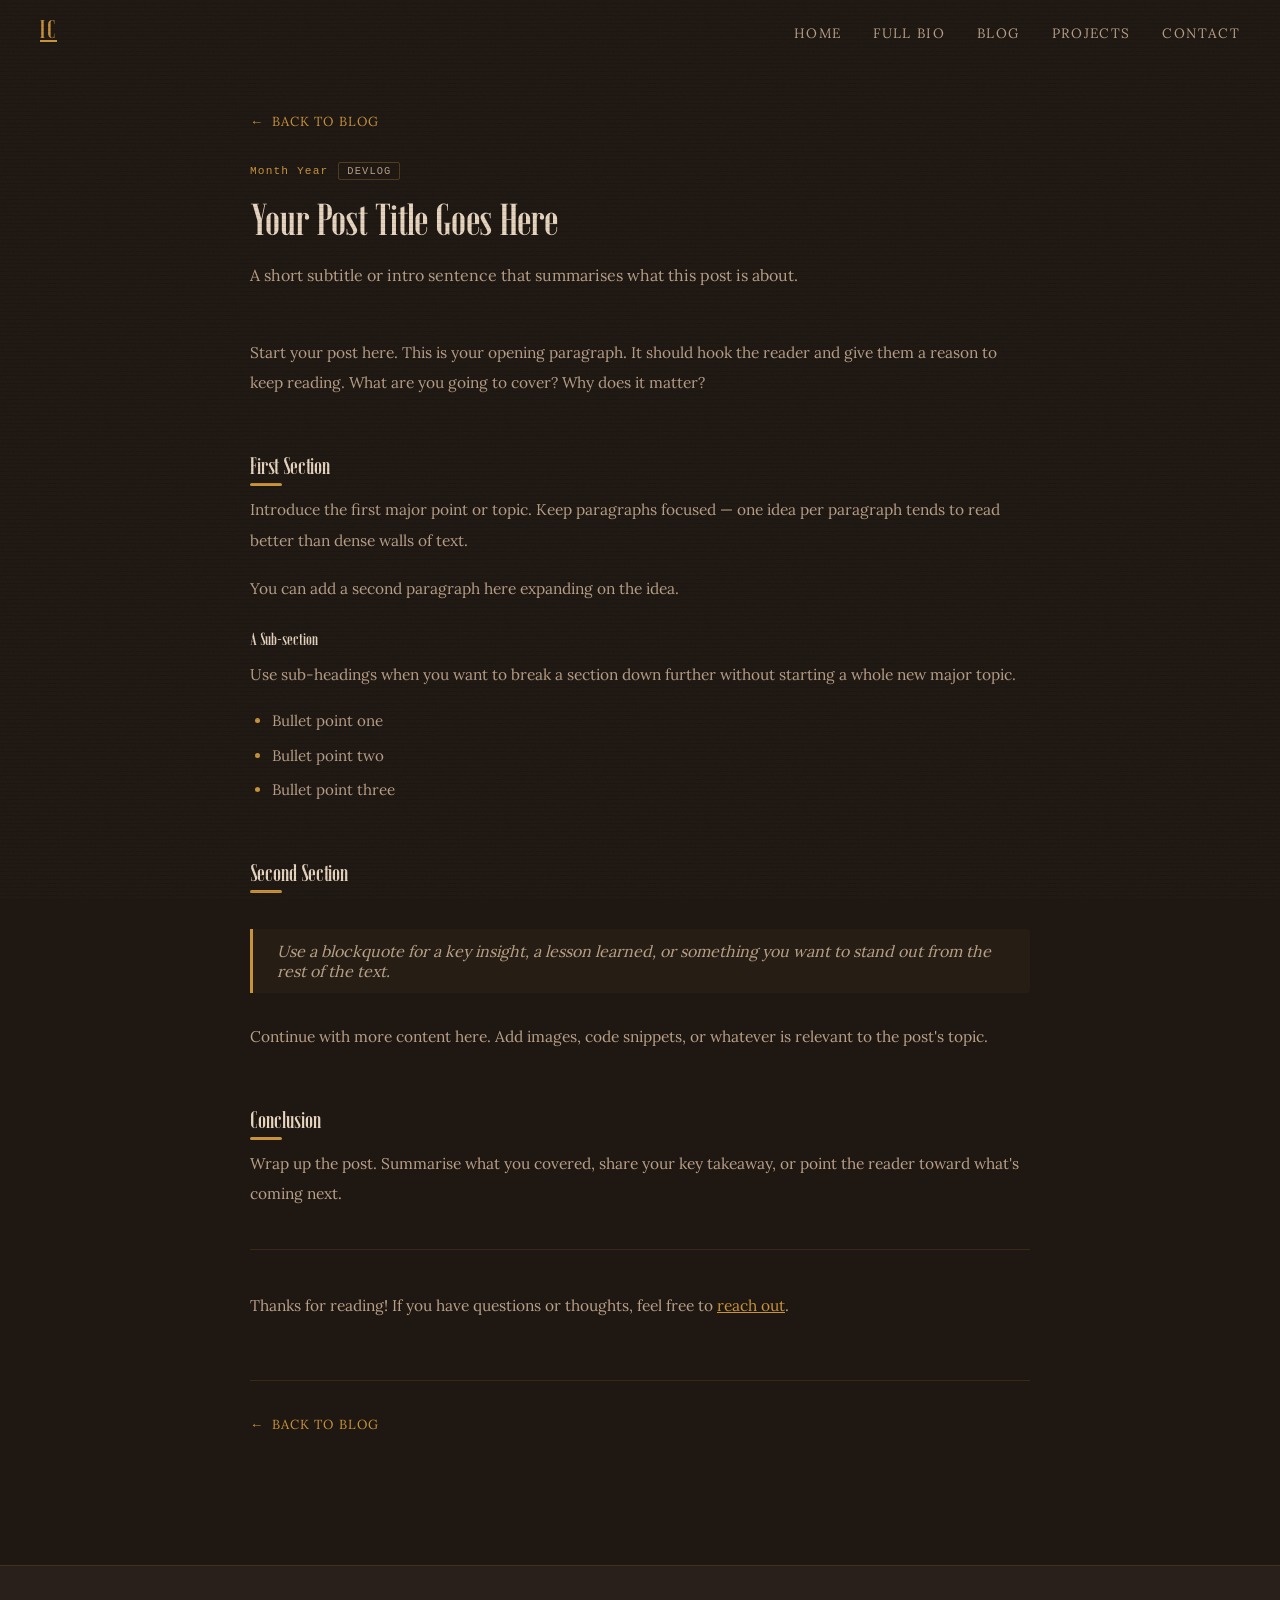
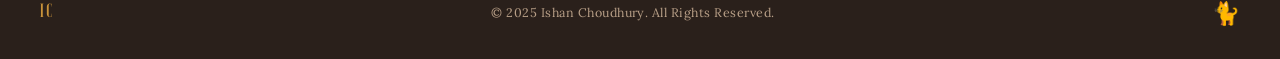
<file: blog-post-template.html>
<!DOCTYPE html>
<!--
  ╔══════════════════════════════════════════════════════════════════╗
  ║  BLOG POST TEMPLATE                                              ║
  ║  ──────────────────────────────────────────────────────────────  ║
  ║  HOW TO USE:                                                     ║
  ║  1. Copy this file into the  posts/  folder                      ║
  ║     e.g.  posts/my-first-devlog.html                             ║
  ║  2. Fill in every  <!-- EDIT: ...  section below                 ║
  ║  3. Register the post in  blog.html  →  POSTS  array             ║
  ║     { slug: "my-first-devlog", title: "...", date: "...",        ║
  ║       tag: "Devlog", excerpt: "..." }                            ║
  ╚══════════════════════════════════════════════════════════════════╝
-->
<html lang="en">
<head>
    <meta charset="UTF-8">
    <meta name="viewport" content="width=device-width, initial-scale=1.0">

    <!-- EDIT: page title — shown in browser tab -->
    <title>Post Title — Ishan Choudhury</title>

    <link rel="icon" type="image/x-icon" href="../images/icon.ico">
    <link rel="stylesheet" href="../styles.css">
    <link rel="stylesheet" href="../inner.css">
    <link rel="stylesheet" href="https://cdnjs.cloudflare.com/ajax/libs/font-awesome/6.0.0-beta3/css/all.min.css">
</head>
<body>

    <div class="scanlines" aria-hidden="true"></div>
    <div class="noise"     aria-hidden="true"></div>

    <!-- ── Nav ── -->
    <nav id="navbar">
        <a href="../index.html" class="nav-logo">IC</a>
        <ul class="nav-links">
            <li><a href="../index.html">Home</a></li>
            <li><a href="../about.html">Full Bio</a></li>
            <li><a href="../blog.html" class="active">Blog</a></li>
            <li><a href="../index.html#projects">Projects</a></li>
            <li><a href="../index.html#contact">Contact</a></li>
        </ul>
        <div class="nav-progress" id="navProgress"></div>
    </nav>

    <!-- ── Post content ── -->
    <div class="page-content" style="padding-top: 110px;">

        <a href="../blog.html" class="back-link">Back to Blog</a>

        <!-- Post header -->
        <div class="post-header">

            <!-- EDIT: meta line -->
            <div class="blog-meta">
                <span>Month Year</span>              <!-- e.g. March 2025 -->
                <span class="blog-tag">Devlog</span> <!-- e.g. Devlog | Design | Industry | Personal -->
            </div>

            <!-- EDIT: post title -->
            <h1>Your Post Title Goes Here</h1>

            <!-- EDIT: optional one-liner subtitle -->
            <p style="color: var(--cream-dim); font-size: 1rem; line-height: 1.7;">
                A short subtitle or intro sentence that summarises what this post is about.
            </p>

            <!-- EDIT: optional cover image — delete this block if not used -->
            <!--
            <img src="../images/posts/your-cover-image.jpg"
                 alt="Descriptive alt text"
                 class="post-cover">
            -->

        </div>

        <!-- ── Post body ────────────────────────────────────────────
             Write your post inside .post-body.
             Available elements:
               <h2>Section heading</h2>
               <h3>Sub-heading</h3>
               <p>Paragraph text</p>
               <ul><li>Bullet</li></ul>
               <ol><li>Numbered</li></ol>
               <blockquote>Pull quote or highlighted idea</blockquote>
               <code>inline code</code>
               <pre><code>multi-line code block</code></pre>
               <img src="..." alt="...">
               <hr>   (horizontal divider)
               <a href="...">link text</a>
               <strong>bold</strong>  <em>italic</em>
        ─────────────────────────────────────────────────────────── -->
        <div class="post-body">

            <!-- EDIT: Replace everything below with your actual content -->

            <p>
                Start your post here. This is your opening paragraph. It should hook the reader
                and give them a reason to keep reading. What are you going to cover? Why does it matter?
            </p>

            <h2>First Section</h2>

            <p>
                Introduce the first major point or topic. Keep paragraphs focused — one idea per paragraph
                tends to read better than dense walls of text.
            </p>

            <p>
                You can add a second paragraph here expanding on the idea.
            </p>

            <h3>A Sub-section</h3>

            <p>
                Use sub-headings when you want to break a section down further without starting a whole
                new major topic.
            </p>

            <ul>
                <li>Bullet point one</li>
                <li>Bullet point two</li>
                <li>Bullet point three</li>
            </ul>

            <h2>Second Section</h2>

            <blockquote>
                Use a blockquote for a key insight, a lesson learned, or something you want to stand out
                from the rest of the text.
            </blockquote>

            <p>
                Continue with more content here. Add images, code snippets, or whatever is relevant to
                the post's topic.
            </p>

            <!-- Example code block -->
            <!--
            <pre><code>// Example code
void Start() {
    Debug.Log("Hello, World!");
}</code></pre>
            -->

            <!-- Example image -->
            <!--
            <img src="../images/posts/screenshot.png" alt="Description of screenshot">
            -->

            <h2>Conclusion</h2>

            <p>
                Wrap up the post. Summarise what you covered, share your key takeaway, or point the
                reader toward what's coming next.
            </p>

            <hr>

            <p>
                Thanks for reading! If you have questions or thoughts, feel free to
                <a href="../index.html#contact">reach out</a>.
            </p>

        </div>
        <!-- end .post-body -->

        <!-- Back to blog -->
        <div style="margin-top: 60px; padding-top: 32px; border-top: 1px solid rgba(201,147,58,0.15);">
            <a href="../blog.html" class="back-link">Back to Blog</a>
        </div>

    </div>

    <!-- ── Footer ── -->
    <footer>
        <div class="footer-inner">
            <span class="footer-logo">IC</span>
            <p>&copy; 2025 Ishan Choudhury. All Rights Reserved.</p>
            <span class="footer-cat">🐈</span>
        </div>
    </footer>

    <script>
    window.addEventListener('scroll', () => {
        const p = window.scrollY / (document.body.scrollHeight - window.innerHeight) * 100;
        document.getElementById('navProgress').style.width = p + '%';
        document.getElementById('navbar').classList.toggle('scrolled', window.scrollY > 80);
    });
    (function oneko() {
        if (window.matchMedia('(prefers-reduced-motion: reduce)').matches) return;
        const el = document.createElement('div');
        let nx=32,ny=32,mx=0,my=0,fc=0,it=0,ia=null,iaf=0;
        const spd=10, ss={idle:[[-3,-3]],alert:[[-7,-3]],scratchSelf:[[-5,0],[-6,0],[-7,0]],
            scratchWallN:[[0,0],[0,-1]],scratchWallS:[[-7,-1],[-6,-2]],scratchWallE:[[-2,-2],[-2,-3]],scratchWallW:[[-4,0],[-4,-1]],
            tired:[[-3,-2]],sleeping:[[-2,0],[-2,-1]],N:[[-1,-2],[-1,-3]],NE:[[0,-2],[0,-3]],
            E:[[-3,0],[-3,-1]],SE:[[-5,-1],[-5,-2]],S:[[-6,-3],[-7,-2]],SW:[[-5,-3],[-6,-1]],W:[[-4,-2],[-4,-3]],NW:[[-1,0],[-1,-1]]};
        Object.assign(el.style,{width:'32px',height:'32px',position:'fixed',pointerEvents:'none',imageRendering:'pixelated',
            backgroundImage:'url("https://raw.githubusercontent.com/adryd325/oneko.js/14bab15a755d0e35cd4ae19c931d96d306f99f42/oneko.gif")',
            left:(nx-16)+'px',top:(ny-16)+'px',zIndex:'2147483647'});
        document.body.appendChild(el);
        document.addEventListener('mousemove',e=>{mx=e.clientX;my=e.clientY;});
        function sp(n,f){const s=ss[n][f%ss[n].length];el.style.backgroundPosition=`${s[0]*32}px ${s[1]*32}px`;}
        function ri(){ia=null;iaf=0;}
        function idle(){it++;if(it>10&&Math.floor(Math.random()*200)===0&&!ia){let a=['sleeping','scratchSelf'];
            if(nx<32)a.push('scratchWallW');if(ny<32)a.push('scratchWallN');
            if(nx>window.innerWidth-32)a.push('scratchWallE');if(ny>window.innerHeight-32)a.push('scratchWallS');
            ia=a[Math.floor(Math.random()*a.length)];}
            switch(ia){case'sleeping':if(iaf<8){sp('tired',0);break;}sp('sleeping',Math.floor(iaf/4));if(iaf>192)ri();break;
            case'scratchWallN':case'scratchWallS':case'scratchWallE':case'scratchWallW':case'scratchSelf':
                sp(ia,iaf);if(iaf>9)ri();break;default:sp('idle',0);return;}iaf++;}
        function frame(){fc++;const dx=nx-mx,dy=ny-my,d=Math.sqrt(dx**2+dy**2);
            if(d<spd||d<48){idle();return;}ia=null;iaf=0;
            if(it>1){sp('alert',0);it=Math.min(it,7)-1;return;}
            let dir='';dir+=dy/d>0.5?'N':'';dir+=dy/d<-0.5?'S':'';dir+=dx/d>0.5?'W':'';dir+=dx/d<-0.5?'E':'';
            sp(dir,fc);nx-=(dx/d)*spd;ny-=(dy/d)*spd;
            nx=Math.min(Math.max(16,nx),window.innerWidth-16);ny=Math.min(Math.max(16,ny),window.innerHeight-16);
            el.style.left=(nx-16)+'px';el.style.top=(ny-16)+'px';}
        let lf;function loop(ts){if(!el.isConnected)return;if(!lf)lf=ts;if(ts-lf>100){lf=ts;frame();}requestAnimationFrame(loop);}
        requestAnimationFrame(loop);
    })();
    </script>
</body>
</html>
</file>
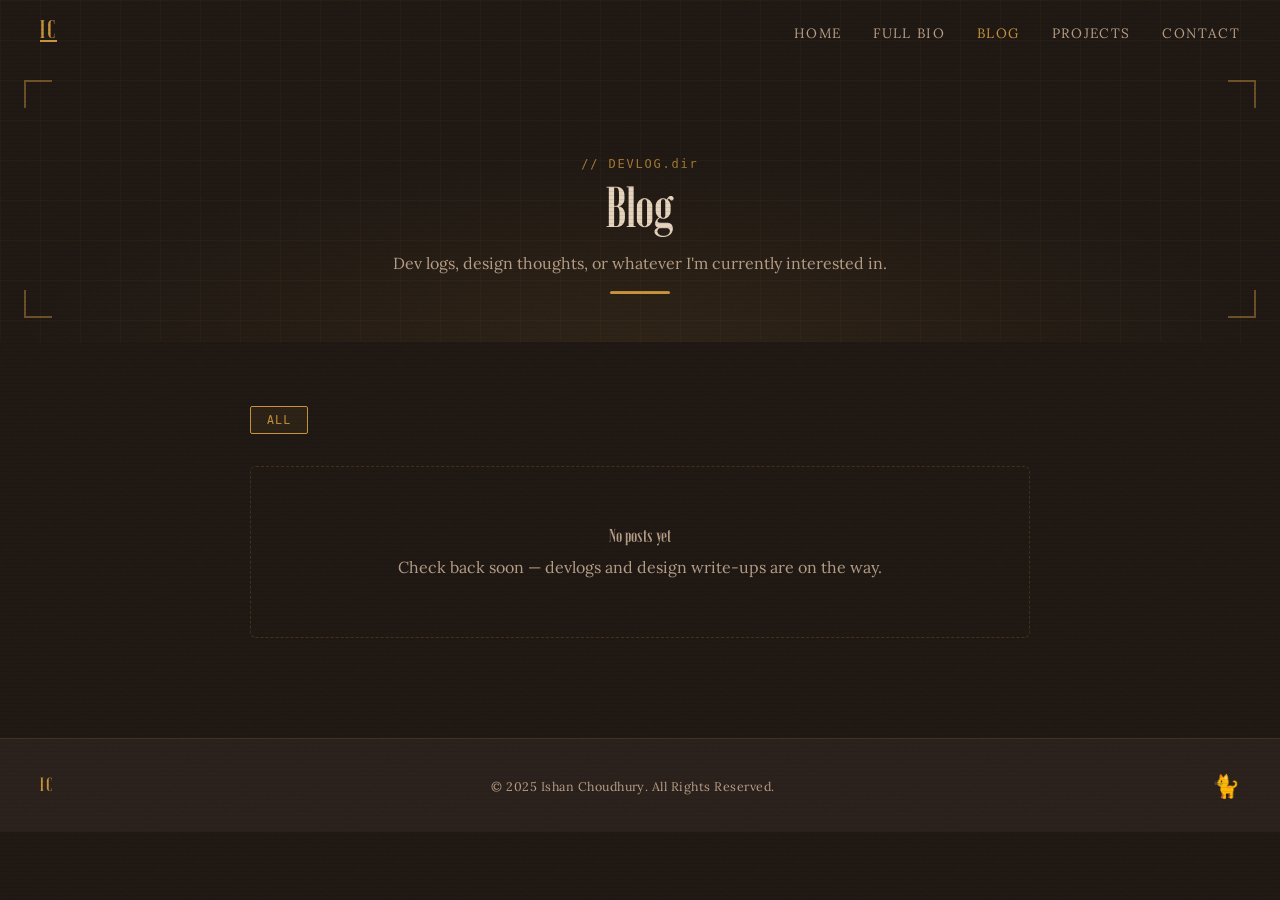
<file: blog.html>
<!DOCTYPE html>
<html lang="en">
<head>
    <meta charset="UTF-8">
    <meta name="viewport" content="width=device-width, initial-scale=1.0">
    <title>Blog — Ishan Choudhury</title>
    <link rel="icon" type="image/x-icon" href="images/icon.ico">
    <link rel="stylesheet" href="styles.css">
    <link rel="stylesheet" href="inner.css">
    <link rel="stylesheet" href="https://cdnjs.cloudflare.com/ajax/libs/font-awesome/6.0.0-beta3/css/all.min.css">
</head>
<body>

    <div class="scanlines" aria-hidden="true"></div>
    <div class="noise"     aria-hidden="true"></div>

    <!-- ── Nav ── -->
    <nav id="navbar">
        <a href="index.html" class="nav-logo">IC</a>
        <ul class="nav-links">
            <li><a href="index.html">Home</a></li>
            <li><a href="about.html">Full Bio</a></li>
            <li><a href="blog.html" class="active">Blog</a></li>
            <li><a href="index.html#projects">Projects</a></li>
            <li><a href="index.html#contact">Contact</a></li>
        </ul>
        <div class="nav-progress" id="navProgress"></div>
    </nav>

    <!-- ── Inner hero ── -->
    <div class="inner-hero">
        <div class="hero-bg-grid" aria-hidden="true"></div>
        <div class="hero-corner tl" aria-hidden="true"></div>
        <div class="hero-corner tr" aria-hidden="true"></div>
        <div class="hero-corner bl" aria-hidden="true"></div>
        <div class="hero-corner br" aria-hidden="true"></div>
        <div class="section-label">// DEVLOG.dir</div>
        <h1>Blog</h1>
        <p>Dev logs, design thoughts, or whatever I'm currently interested in.</p>
        <div class="inner-hero-line"></div>
    </div>

    <!-- ── Content ── -->
    <div class="page-content">

        <!-- Filter tabs -->
        <div class="blog-filters reveal" id="blogFilters">
            <button class="filter-btn active" data-filter="all">All</button>
            <!-- Tags are populated dynamically from posts -->
        </div>

        <!-- Blog card grid — populated from POSTS registry below -->
        <div class="blog-grid reveal" id="blogGrid">
            <!-- cards injected by JS -->
        </div>

    </div>

    <!-- ── Footer ── -->
    <footer>
        <div class="footer-inner">
            <span class="footer-logo">IC</span>
            <p>&copy; 2025 Ishan Choudhury. All Rights Reserved.</p>
            <span class="footer-cat">🐈</span>
        </div>
    </footer>

    <style>
    /* Filter buttons */
    .blog-filters {
        display: flex;
        flex-wrap: wrap;
        gap: 10px;
        margin-bottom: 32px;
    }
    .filter-btn {
        font-family: monospace;
        font-size: 0.72rem;
        letter-spacing: 0.1em;
        text-transform: uppercase;
        padding: 6px 16px;
        border: 1px solid rgba(201,147,58,0.25);
        border-radius: 2px;
        background: transparent;
        color: var(--cream-dim);
        cursor: pointer;
        transition: all 0.25s;
    }
    .filter-btn:hover,
    .filter-btn.active {
        border-color: var(--gold);
        color: var(--gold);
        background: rgba(201,147,58,0.08);
    }
    .nav-links a.active { color: var(--gold); }
    </style>

    <script>
    /* ================================================================
       POSTS REGISTRY
       ──────────────────────────────────────────────────────────────
       To add a blog post:
         1. Duplicate blog-post-template.html → posts/your-slug.html
         2. Fill in the content
         3. Add an entry to the POSTS array below

       Fields:
         slug    – filename in posts/ folder (no .html)
         title   – card & page title
         date    – display date string
         tag     – category label (used for filter buttons)
         excerpt – 1–2 sentence summary shown on card
    ================================================================ */
    const POSTS = [
        // ── ADD YOUR POSTS HERE ─────────────────────────────────────
        // Example (uncomment and edit):
        // {
        //     slug:    "procedural-terrain-devlog",
        //     title:   "Building a Procedural Terrain Plugin for UE5",
        //     date:    "March 2025",
        //     tag:     "Devlog",
        //     excerpt: "A breakdown of how I built an Unreal Engine 5 plugin that generates playable terrain from noise functions, and the lessons learned along the way."
        // },
        // {
        //     slug:    "game-feel-101",
        //     title:   "Game Feel 101: Making Actions Satisfying",
        //     date:    "January 2025",
        //     tag:     "Design",
        //     excerpt: "Juice, screen shake, and sound — the invisible craft behind why some games feel incredible and others feel flat."
        // },
    ];

    /* ── Render ──────────────────────────────────────────────────── */
    const grid    = document.getElementById('blogGrid');
    const filters = document.getElementById('blogFilters');

    if (POSTS.length === 0) {
        grid.innerHTML = `
            <div class="blog-empty">
                <h3>No posts yet</h3>
                <p>Check back soon — devlogs and design write-ups are on the way.</p>
            </div>`;
    } else {
        // Collect unique tags
        const tags = [...new Set(POSTS.map(p => p.tag))];
        tags.forEach(tag => {
            const btn = document.createElement('button');
            btn.className = 'filter-btn';
            btn.dataset.filter = tag;
            btn.textContent = tag;
            filters.appendChild(btn);
        });

        // Render cards
        function renderCards(filter) {
            const visible = filter === 'all' ? POSTS : POSTS.filter(p => p.tag === filter);
            grid.innerHTML = visible.map(p => `
                <a class="blog-card reveal" href="posts/${p.slug}.html">
                    <div class="blog-meta">
                        <span>${p.date}</span>
                        <span class="blog-tag">${p.tag}</span>
                    </div>
                    <h3>${p.title}</h3>
                    <p>${p.excerpt}</p>
                    <span class="blog-read-more">Read Post</span>
                </a>
            `).join('');
            // Re-observe new cards
            document.querySelectorAll('.blog-card.reveal').forEach(el => obs.observe(el));
        }

        // Filter buttons
        filters.addEventListener('click', e => {
            const btn = e.target.closest('.filter-btn');
            if (!btn) return;
            filters.querySelectorAll('.filter-btn').forEach(b => b.classList.remove('active'));
            btn.classList.add('active');
            renderCards(btn.dataset.filter);
        });

        renderCards('all');
    }

    /* ── Scroll / reveal / oneko ─────────────────────────────────── */
    window.addEventListener('scroll', () => {
        const p = window.scrollY / (document.body.scrollHeight - window.innerHeight) * 100;
        document.getElementById('navProgress').style.width = p + '%';
        document.getElementById('navbar').classList.toggle('scrolled', window.scrollY > 80);
    });
    const obs = new IntersectionObserver(e => e.forEach(x => x.isIntersecting && x.target.classList.add('visible')), { threshold: 0.08 });
    document.querySelectorAll('.reveal').forEach(el => obs.observe(el));

    (function oneko() {
        if (window.matchMedia('(prefers-reduced-motion: reduce)').matches) return;
        const el = document.createElement('div');
        let nx=32,ny=32,mx=0,my=0,fc=0,it=0,ia=null,iaf=0;
        const spd=10, ss={idle:[[-3,-3]],alert:[[-7,-3]],scratchSelf:[[-5,0],[-6,0],[-7,0]],
            scratchWallN:[[0,0],[0,-1]],scratchWallS:[[-7,-1],[-6,-2]],scratchWallE:[[-2,-2],[-2,-3]],scratchWallW:[[-4,0],[-4,-1]],
            tired:[[-3,-2]],sleeping:[[-2,0],[-2,-1]],N:[[-1,-2],[-1,-3]],NE:[[0,-2],[0,-3]],
            E:[[-3,0],[-3,-1]],SE:[[-5,-1],[-5,-2]],S:[[-6,-3],[-7,-2]],SW:[[-5,-3],[-6,-1]],W:[[-4,-2],[-4,-3]],NW:[[-1,0],[-1,-1]]};
        Object.assign(el.style,{width:'32px',height:'32px',position:'fixed',pointerEvents:'none',imageRendering:'pixelated',
            backgroundImage:'url("https://raw.githubusercontent.com/adryd325/oneko.js/14bab15a755d0e35cd4ae19c931d96d306f99f42/oneko.gif")',
            left:(nx-16)+'px',top:(ny-16)+'px',zIndex:'2147483647'});
        document.body.appendChild(el);
        document.addEventListener('mousemove',e=>{mx=e.clientX;my=e.clientY;});
        function sp(n,f){const s=ss[n][f%ss[n].length];el.style.backgroundPosition=`${s[0]*32}px ${s[1]*32}px`;}
        function ri(){ia=null;iaf=0;}
        function idle(){it++;if(it>10&&Math.floor(Math.random()*200)===0&&!ia){let a=['sleeping','scratchSelf'];
            if(nx<32)a.push('scratchWallW');if(ny<32)a.push('scratchWallN');
            if(nx>window.innerWidth-32)a.push('scratchWallE');if(ny>window.innerHeight-32)a.push('scratchWallS');
            ia=a[Math.floor(Math.random()*a.length)];}
            switch(ia){case'sleeping':if(iaf<8){sp('tired',0);break;}sp('sleeping',Math.floor(iaf/4));if(iaf>192)ri();break;
            case'scratchWallN':case'scratchWallS':case'scratchWallE':case'scratchWallW':case'scratchSelf':
                sp(ia,iaf);if(iaf>9)ri();break;default:sp('idle',0);return;}iaf++;}
        function frame(){fc++;const dx=nx-mx,dy=ny-my,d=Math.sqrt(dx**2+dy**2);
            if(d<spd||d<48){idle();return;}ia=null;iaf=0;
            if(it>1){sp('alert',0);it=Math.min(it,7)-1;return;}
            let dir='';dir+=dy/d>0.5?'N':'';dir+=dy/d<-0.5?'S':'';dir+=dx/d>0.5?'W':'';dir+=dx/d<-0.5?'E':'';
            sp(dir,fc);nx-=(dx/d)*spd;ny-=(dy/d)*spd;
            nx=Math.min(Math.max(16,nx),window.innerWidth-16);ny=Math.min(Math.max(16,ny),window.innerHeight-16);
            el.style.left=(nx-16)+'px';el.style.top=(ny-16)+'px';}
        let lf;function loop(ts){if(!el.isConnected)return;if(!lf)lf=ts;if(ts-lf>100){lf=ts;frame();}requestAnimationFrame(loop);}
        requestAnimationFrame(loop);
    })();
    </script>
</body>
</html>
</file>
<file: styles.css>
/* ================================================================
   ISHAN CHOUDHURY — PORTFOLIO  |  styles.css
   Aesthetic: Pixel-noir / Retro Game UI
   ================================================================ */

/* ── Fonts ─────────────────────────────────────────────────────── */
@font-face {
    font-family: 'Emberly';
    src: url('fonts/Emberly-BoldNarrow.otf') format('opentype');
    font-weight: bold;
    font-style: normal;
}
@font-face {
    font-family: 'Lora';
    src: url('fonts/Lora-Regular.ttf') format('truetype');
    font-weight: normal;
    font-style: normal;
}

/* ── Custom properties ─────────────────────────────────────────── */
:root {
    --bg:        #1e1712;
    --surface:   #2a201b;
    --card:      #32251e;
    --cream:     #e6d4be;
    --cream-dim: #b89f87;
    --gold:      #c9933a;
    --gold-glow: rgba(201, 147, 58, 0.25);
    --gold-dim:  rgba(201, 147, 58, 0.08);
    --red:       #c94a3a;
    --font-head: 'Emberly', sans-serif;
    --font-body: 'Lora', serif;
    --radius:    6px;
    --transition: 0.3s cubic-bezier(.4,0,.2,1);
}

/* ── Reset & base ───────────────────────────────────────────────── */
*, *::before, *::after { box-sizing: border-box; margin: 0; padding: 0; }

html { scroll-behavior: smooth; }

body {
    font-family: var(--font-body);
    background-color: var(--bg);
    color: var(--cream);
    overflow-x: hidden;
}

/* ── CRT / Scanline overlay ─────────────────────────────────────── */
.scanlines {
    pointer-events: none;
    position: fixed;
    inset: 0;
    z-index: 9998;
    background: repeating-linear-gradient(
        to bottom,
        transparent 0px,
        transparent 3px,
        rgba(0,0,0,0.08) 3px,
        rgba(0,0,0,0.08) 4px
    );
}

/* ── Noise overlay ─────────────────────────────────────────────── */
.noise {
    pointer-events: none;
    position: fixed;
    inset: 0;
    z-index: 9997;
    opacity: 0.03;
    background-image: url("data:image/svg+xml,%3Csvg viewBox='0 0 200 200' xmlns='http://www.w3.org/2000/svg'%3E%3Cfilter id='n'%3E%3CfeTurbulence type='fractalNoise' baseFrequency='0.9' numOctaves='4' stitchTiles='stitch'/%3E%3C/filter%3E%3Crect width='100%25' height='100%25' filter='url(%23n)'/%3E%3C/svg%3E");
    background-size: 200px 200px;
    animation: noiseShift 0.4s steps(1) infinite;
}
@keyframes noiseShift {
    0%   { background-position: 0 0; }
    25%  { background-position: 40px -20px; }
    50%  { background-position: -30px 15px; }
    75%  { background-position: 20px 40px; }
    100% { background-position: -10px -35px; }
}

/* ── Navbar ─────────────────────────────────────────────────────── */
#navbar {
    position: fixed;
    top: 0; left: 0; right: 0;
    z-index: 1000;
    display: flex;
    align-items: center;
    padding: 18px 40px;
    background: transparent;
    transition: background var(--transition), padding var(--transition);
}
#navbar.scrolled {
    background: rgba(18, 12, 10, 0.92);
    backdrop-filter: blur(12px);
    padding: 12px 40px;
    border-bottom: 1px solid rgba(201, 147, 58, 0.2);
}
.nav-logo {
    font-family: var(--font-head);
    font-size: 1.6rem;
    color: var(--gold);
    letter-spacing: 2px;
    margin-right: auto;
}
.nav-links {
    list-style: none;
    display: flex;
    gap: 32px;
}
.nav-links a {
    font-family: var(--font-body);
    font-size: 0.85rem;
    color: var(--cream-dim);
    text-decoration: none;
    letter-spacing: 0.1em;
    text-transform: uppercase;
    position: relative;
    transition: color var(--transition);
}
.nav-links a::after {
    content: '';
    position: absolute;
    bottom: -4px; left: 0;
    width: 0; height: 1px;
    background: var(--gold);
    transition: width var(--transition);
}
.nav-links a:hover { color: var(--gold); }
.nav-links a:hover::after { width: 100%; }

/* scroll progress bar */
.nav-progress {
    position: absolute;
    bottom: 0; left: 0;
    height: 2px;
    width: 0;
    background: linear-gradient(90deg, var(--gold), #f0c060);
    transition: width 0.1s linear;
}

/* ── Hero ───────────────────────────────────────────────────────── */
#hero {
    min-height: 100vh;
    display: flex;
    align-items: center;
    justify-content: center;
    gap: 60px;
    padding: 120px 60px 80px;
    position: relative;
    overflow: hidden;
    background: radial-gradient(ellipse 80% 60% at 60% 50%, rgba(201,147,58,0.07) 0%, transparent 70%),
                var(--bg);
}

/* pixel grid bg */
.hero-bg-grid {
    position: absolute;
    inset: 0;
    background-image:
        linear-gradient(rgba(201,147,58,0.04) 1px, transparent 1px),
        linear-gradient(90deg, rgba(201,147,58,0.04) 1px, transparent 1px);
    background-size: 40px 40px;
    animation: gridDrift 20s linear infinite;
}
@keyframes gridDrift {
    from { background-position: 0 0; }
    to   { background-position: 40px 40px; }
}

/* corner decorations */
.hero-corner {
    position: absolute;
    width: 32px; height: 32px;
    border-color: var(--gold);
    border-style: solid;
    opacity: 0.6;
}
.hero-corner.tl { top: 80px; left: 30px; border-width: 2px 0 0 2px; }
.hero-corner.tr { top: 80px; right: 30px; border-width: 2px 2px 0 0; }
.hero-corner.bl { bottom: 30px; left: 30px; border-width: 0 0 2px 2px; }
.hero-corner.br { bottom: 30px; right: 30px; border-width: 0 2px 2px 0; }

.profile-pic {
    width: 200px;
    height: 200px;
    border-radius: 50%;
    border: 3px solid var(--gold);
    box-shadow:
        0 0 0 6px var(--gold-dim),
        0 0 40px var(--gold-glow),
        0 0 80px rgba(201,147,58,0.1);
    flex-shrink: 0;
    animation: picPulse 4s ease-in-out infinite;
}
@keyframes picPulse {
    0%, 100% { box-shadow: 0 0 0 6px var(--gold-dim), 0 0 40px var(--gold-glow); }
    50%       { box-shadow: 0 0 0 8px rgba(201,147,58,0.15), 0 0 60px rgba(201,147,58,0.4); }
}

.header-text {
    display: flex;
    flex-direction: column;
    gap: 16px;
    max-width: 560px;
}

/* ── Glitch effect ──────────────────────────────────────────────── */
.glitch-wrapper { position: relative; }
.glitch {
    font-family: var(--font-head);
    font-size: clamp(2.4rem, 5vw, 4rem);
    font-weight: bold;
    color: var(--cream);
    letter-spacing: 0.02em;
    position: relative;
    display: inline-block;
}
.glitch::before,
.glitch::after {
    content: attr(data-text);
    position: absolute;
    top: 0; left: 0;
    width: 100%; height: 100%;
    clip-path: inset(0);
}
.glitch::before {
    color: var(--gold);
    animation: glitchTop 4s steps(1) infinite;
    text-shadow: -2px 0 var(--red);
}
.glitch::after {
    color: var(--cream);
    animation: glitchBot 4s steps(1) infinite;
    text-shadow: 2px 0 var(--gold);
}
@keyframes glitchTop {
    0%, 90%, 92%, 100% { clip-path: inset(100% 0 0 0); transform: none; opacity: 0; }
    91% { clip-path: inset(0 0 60% 0); transform: translateX(-4px); opacity: 1; }
}
@keyframes glitchBot {
    0%, 93%, 96%, 100% { clip-path: inset(100% 0 0 0); transform: none; opacity: 0; }
    94%, 95% { clip-path: inset(55% 0 0 0); transform: translateX(4px); opacity: 1; }
}

.hero-subtitle {
    font-size: 1.05rem;
    color: var(--gold);
    letter-spacing: 0.05em;
    min-height: 1.6em;
}
.cursor-blink {
    animation: blink 0.8s step-end infinite;
    color: var(--gold);
}
@keyframes blink { 50% { opacity: 0; } }

.hero-badges {
    display: flex;
    flex-wrap: wrap;
    gap: 8px;
    margin-top: 4px;
}
.badge {
    font-size: 0.72rem;
    padding: 4px 12px;
    border: 1px solid rgba(201,147,58,0.4);
    border-radius: 2px;
    color: var(--cream-dim);
    letter-spacing: 0.08em;
    text-transform: uppercase;
    background: rgba(201,147,58,0.06);
    transition: all var(--transition);
}
.badge:hover {
    border-color: var(--gold);
    color: var(--gold);
    background: var(--gold-dim);
}

/* ── Sections ───────────────────────────────────────────────────── */
section {
    padding: 80px 40px;
    max-width: 1280px;
    margin: 0 auto;
}

.section-label {
    font-family: monospace;
    font-size: 0.75rem;
    color: var(--gold);
    letter-spacing: 0.15em;
    margin-bottom: 8px;
    opacity: 0.8;
}

h2 {
    font-family: var(--font-head);
    font-size: clamp(1.8rem, 3.5vw, 2.8rem);
    font-weight: bold;
    color: var(--cream);
    margin-bottom: 36px;
    position: relative;
    display: inline-block;
}
h2::after {
    content: '';
    position: absolute;
    bottom: -8px; left: 0;
    width: 48px; height: 3px;
    background: var(--gold);
    border-radius: 2px;
}

/* ── About ──────────────────────────────────────────────────────── */
#about { text-align: center; }
#about h2::after { left: 50%; transform: translateX(-50%); }
.about-text {
    max-width: 680px;
    margin: 0 auto 48px;
    font-size: 1.05rem;
    line-height: 1.9;
    color: var(--cream-dim);
}

/* Showreel */
.video-container.showreel {
    position: relative;
    width: 70%;
    max-width: 860px;
    margin: 0 auto;
    border-radius: var(--radius);
    overflow: hidden;
    box-shadow: 0 0 0 2px rgba(201,147,58,0.3), 0 20px 60px rgba(0,0,0,0.6);
    transition: box-shadow var(--transition);
}
.video-container.showreel:hover {
    box-shadow: 0 0 0 2px var(--gold), 0 24px 70px rgba(0,0,0,0.7);
}
.video-chrome {
    background: var(--surface);
    padding: 8px 14px;
    display: flex;
    align-items: center;
    gap: 6px;
    border-bottom: 1px solid rgba(201,147,58,0.15);
}
.chrome-dot {
    width: 10px; height: 10px;
    border-radius: 50%;
}
.chrome-dot.red    { background: #ff5f57; }
.chrome-dot.yellow { background: #febc2e; }
.chrome-dot.green  { background: #28c840; }
.chrome-label {
    font-family: monospace;
    font-size: 0.7rem;
    color: var(--cream-dim);
    margin-left: 8px;
    letter-spacing: 0.1em;
}
/* inner iframe container keeps 16:9 */
.video-container.showreel > iframe {
    display: block;
    width: 100%;
    aspect-ratio: 16/9;
    border: none;
}

/* ── Projects grid ──────────────────────────────────────────────── */
#projects { text-align: left; }

.projects-grid {
    display: grid;
    grid-template-columns: repeat(auto-fit, minmax(340px, 1fr));
    gap: 28px;
}

.project {
    background: var(--card);
    border: 1px solid rgba(201,147,58,0.12);
    border-radius: var(--radius);
    padding: 24px;
    position: relative;
    overflow: hidden;
    display: flex;
    flex-direction: column;
    gap: 16px;
    transition: transform var(--transition), box-shadow var(--transition), border-color var(--transition);
}
.project::before {
    content: '';
    position: absolute;
    top: 0; left: 0; right: 0;
    height: 2px;
    background: linear-gradient(90deg, transparent, var(--gold), transparent);
    opacity: 0;
    transition: opacity var(--transition);
}
.project:hover {
    transform: translateY(-6px);
    border-color: rgba(201,147,58,0.4);
    box-shadow: 0 16px 40px rgba(0,0,0,0.5), 0 0 30px var(--gold-glow);
}
.project:hover::before { opacity: 1; }

/* featured card accent */
.project.featured {
    border-color: rgba(201,147,58,0.22);
    background: linear-gradient(145deg, var(--card), #3a2820);
}

.featured-ribbon {
    position: absolute;
    top: 16px; right: -30px;
    background: var(--gold);
    color: var(--bg);
    font-family: monospace;
    font-size: 0.65rem;
    font-weight: bold;
    letter-spacing: 0.1em;
    padding: 4px 40px;
    transform: rotate(35deg);
    transform-origin: center;
}

.project-header {
    display: flex;
    align-items: flex-start;
    gap: 14px;
}
.project-number {
    font-family: monospace;
    font-size: 0.75rem;
    color: var(--gold);
    opacity: 0.7;
    padding-top: 4px;
    flex-shrink: 0;
}
.project h3 {
    font-family: var(--font-head);
    font-size: 1.25rem;
    font-weight: bold;
    color: var(--cream);
    margin-bottom: 4px;
}
.project-type {
    font-size: 0.78rem;
    color: var(--cream-dim);
    letter-spacing: 0.04em;
}

/* project video */
.project .video-container {
    position: relative;
    width: 100%;
    aspect-ratio: 16/9;
    border-radius: 4px;
    overflow: hidden;
    border: 1px solid rgba(201,147,58,0.15);
    flex-shrink: 0;
}
.project iframe {
    position: absolute;
    inset: 0;
    width: 100%; height: 100%;
    border: none;
}

.additional-info {
    display: flex;
    flex-direction: column;
    gap: 10px;
}
.additional-info p {
    font-size: 0.88rem;
    line-height: 1.7;
    color: var(--cream-dim);
}
.additional-info a {
    color: var(--gold);
    text-decoration: none;
}
.additional-info a:hover { text-decoration: underline; }

.tags {
    display: flex;
    flex-wrap: wrap;
    gap: 6px;
}
.tag {
    font-size: 0.67rem;
    padding: 3px 10px;
    border-radius: 2px;
    background: rgba(201,147,58,0.08);
    border: 1px solid rgba(201,147,58,0.2);
    color: var(--cream-dim);
    letter-spacing: 0.05em;
    text-transform: uppercase;
}
.tech-line {
    font-family: monospace;
    font-size: 0.78rem !important;
    color: var(--cream-dim) !important;
}
.tech-line strong { color: var(--gold); font-weight: normal; }

/* ── Project action row ─────────────────────────────────────── */
.project-actions {
    display: flex;
    flex-wrap: wrap;
    gap: 8px;
    margin-top: 4px;
}

/* Shared button styling */
.dl-btn,
.gh-btn {
    display: inline-flex;
    align-items: center;
    justify-content: center;
    gap: 8px;

    align-self: flex-start;

    min-width: 140px;
    height: 40px;

    padding: 8px 20px;

    border: 1px solid var(--gold);
    border-radius: var(--radius);

    background: transparent;

    color: var(--gold) !important;

    font-size: 0.82rem;
    letter-spacing: 0.06em;
    text-transform: uppercase;
    text-decoration: none !important;

    transition: all var(--transition);

    margin-top: 4px;
}

/* Shared hover effect */
.dl-btn:hover,
.gh-btn:hover {
    background: var(--gold);
    color: var(--bg) !important;
    box-shadow: 0 0 16px var(--gold-glow);
}

/* Optional: slightly larger icon alignment */
.dl-btn i,
.gh-btn i {
    font-size: 0.95rem;
    line-height: 1;
}
.dl-btn:hover {
    background: var(--gold);
    color: var(--bg) !important;
    box-shadow: 0 0 16px var(--gold-glow);
}

/* ── Scroll reveal ──────────────────────────────────────────────── */
.reveal {
    opacity: 0;
    transform: translateY(32px);
    transition: opacity 0.65s ease, transform 0.65s ease;
}
.reveal.visible {
    opacity: 1;
    transform: none;
}
/* stagger project cards */
.projects-grid .reveal:nth-child(2) { transition-delay: 0.08s; }
.projects-grid .reveal:nth-child(3) { transition-delay: 0.16s; }
.projects-grid .reveal:nth-child(4) { transition-delay: 0.24s; }
.projects-grid .reveal:nth-child(5) { transition-delay: 0.32s; }
.projects-grid .reveal:nth-child(6) { transition-delay: 0.40s; }
.projects-grid .reveal:nth-child(7) { transition-delay: 0.48s; }

/* ── Contact ────────────────────────────────────────────────────── */
#contact {
    text-align: center;
    background: linear-gradient(to bottom, transparent, rgba(201,147,58,0.04), transparent);
    border-top: 1px solid rgba(201,147,58,0.1);
    border-bottom: 1px solid rgba(201,147,58,0.1);
    max-width: 100%;
    padding: 80px 40px;
}
.contact-intro {
    color: var(--cream-dim);
    margin-bottom: 40px;
    font-size: 1rem;
}
.contact-links {
    display: flex;
    justify-content: center;
    flex-wrap: wrap;
    gap: 20px;
}
.contact-link {
    display: flex;
    flex-direction: column;
    align-items: center;
    gap: 10px;
    color: var(--cream-dim);
    text-decoration: none;
    padding: 24px 32px;
    border: 1px solid rgba(201,147,58,0.15);
    border-radius: var(--radius);
    background: var(--card);
    min-width: 110px;
    font-size: 0.8rem;
    letter-spacing: 0.08em;
    text-transform: uppercase;
    transition: all var(--transition);
}
.contact-link i { font-size: 1.5rem; color: var(--gold); }
.contact-link:hover {
    border-color: var(--gold);
    color: var(--cream);
    transform: translateY(-4px);
    box-shadow: 0 12px 30px rgba(0,0,0,0.4), 0 0 20px var(--gold-glow);
}

/* ── Footer ─────────────────────────────────────────────────────── */
footer {
    padding: 32px 40px;
    background: var(--surface);
    border-top: 1px solid rgba(201,147,58,0.15);
}
.footer-inner {
    max-width: 1280px;
    margin: 0 auto;
    display: flex;
    align-items: center;
    justify-content: space-between;
}
.footer-logo {
    font-family: var(--font-head);
    color: var(--gold);
    font-size: 1.2rem;
    letter-spacing: 2px;
}
footer p {
    font-size: 0.78rem;
    color: var(--cream-dim);
    letter-spacing: 0.04em;
}
.footer-cat { font-size: 1.4rem; }

/* ── Mobile ─────────────────────────────────────────────────────── */
@media (max-width: 900px) {
    #hero {
        flex-direction: column;
        text-align: center;
        padding: 110px 24px 60px;
        gap: 32px;
    }
    .profile-pic { width: 150px; height: 150px; }
    .hero-badges { justify-content: center; }
    #navbar { padding: 14px 20px; }
    #navbar.scrolled { padding: 10px 20px; }
    section { padding: 60px 20px; }
    .video-container.showreel { width: 100%; }
    .projects-grid { grid-template-columns: 1fr; }
    .footer-inner { flex-direction: column; gap: 10px; text-align: center; }
    body { cursor: auto; }
}

/* ================================================================
   MOBILE RESPONSIVE
   ================================================================ */
@media (max-width: 768px) {

    /* NAVBAR */
    #navbar {
        padding: 12px 20px;
    }

    .nav-links {
        display: none;
    }

    /* HERO */
    #hero {
        flex-direction: column;
        text-align: center;
        gap: 30px;
        padding: 100px 20px 60px;
    }

    .profile-pic {
        width: 140px;
        height: 140px;
    }

    .header-text {
        align-items: center;
    }

    .glitch {
        font-size: 2rem;
    }

    /* SECTIONS */
    section {
        padding: 60px 20px;
    }

    h2 {
        font-size: 1.6rem;
    }

    .about-text {
        font-size: 0.95rem;
    }

    /* VIDEO */
    .video-container {
        width: 100% !important;
    }

    .video-container iframe {
        width: 100%;
        height: auto;
        aspect-ratio: 16 / 9;
    }

    /* PROJECTS */
    .projects-grid {
        grid-template-columns: 1fr;
        gap: 20px;
    }

    .project {
        padding: 20px;
    }

/* TAGS + BUTTON */
    .tags {
        flex-wrap: wrap;
    }

    .project-actions {
        width: 100%;
    }

    .dl-btn,
    .gh-btn {
        width: 100%;
        justify-content: center;
    }
}
</file>
<file: inner.css>
/* ================================================================
   INNER PAGES — shared layout (about.html, blog.html, blog-post)
   Imports the main styles.css for variables & components.
   ================================================================ */

/* ── Inner-page hero banner ─────────────────────────────────────── */
.inner-hero {
    min-height: 38vh;
    display: flex;
    flex-direction: column;
    align-items: center;
    justify-content: flex-end;
    text-align: center;
    padding: 120px 40px 48px;
    position: relative;
    overflow: hidden;
    background: radial-gradient(ellipse 70% 80% at 50% 100%, rgba(201,147,58,0.09) 0%, transparent 70%),
                var(--bg);
}
.inner-hero .hero-bg-grid {
    position: absolute;
    inset: 0;
    background-image:
        linear-gradient(rgba(201,147,58,0.04) 1px, transparent 1px),
        linear-gradient(90deg, rgba(201,147,58,0.04) 1px, transparent 1px);
    background-size: 40px 40px;
    animation: gridDrift 20s linear infinite;
}
@keyframes gridDrift {
    from { background-position: 0 0; }
    to   { background-position: 40px 40px; }
}
.inner-hero .section-label { margin-bottom: 10px; }
.inner-hero h1 {
    font-family: var(--font-head);
    font-size: clamp(2rem, 5vw, 3.6rem);
    color: var(--cream);
    margin-bottom: 12px;
}
.inner-hero p {
    color: var(--cream-dim);
    font-size: 1rem;
    max-width: 560px;
}
.inner-hero-line {
    width: 60px; height: 3px;
    background: var(--gold);
    border-radius: 2px;
    margin: 18px auto 0;
}
/* corner decorations reused */
.hero-corner {
    position: absolute;
    width: 28px; height: 28px;
    border-color: var(--gold);
    border-style: solid;
    opacity: 0.45;
}
.hero-corner.tl { top: 80px; left: 24px; border-width: 2px 0 0 2px; }
.hero-corner.tr { top: 80px; right: 24px; border-width: 2px 2px 0 0; }
.hero-corner.bl { bottom: 24px; left: 24px; border-width: 0 0 2px 2px; }
.hero-corner.br { bottom: 24px; right: 24px; border-width: 0 2px 2px 0; }

/* ── Page content wrapper ───────────────────────────────────────── */
.page-content {
    max-width: 860px;
    margin: 0 auto;
    padding: 64px 40px 100px;
}

/* ── Prose ──────────────────────────────────────────────────────── */
.prose h2 {
    font-family: var(--font-head);
    font-size: 1.7rem;
    color: var(--cream);
    margin: 48px 0 16px;
    position: relative;
    display: inline-block;
}
.prose h2::after {
    content: '';
    position: absolute;
    bottom: -6px; left: 0;
    width: 36px; height: 3px;
    background: var(--gold);
    border-radius: 2px;
}
.prose h3 {
    font-family: var(--font-head);
    font-size: 1.15rem;
    color: var(--cream);
    margin: 28px 0 10px;
}
.prose p {
    font-size: 0.97rem;
    line-height: 1.9;
    color: var(--cream-dim);
    margin-bottom: 16px;
}
.prose ul {
    padding-left: 20px;
    margin-bottom: 16px;
}
.prose li {
    font-size: 0.95rem;
    line-height: 1.8;
    color: var(--cream-dim);
    margin-bottom: 6px;
}
.prose li::marker { color: var(--gold); }
.prose a { color: var(--gold); text-decoration: none; }
.prose a:hover { text-decoration: underline; }
.prose strong { color: var(--cream); font-weight: bold; }

/* Divider */
.prose hr {
    border: none;
    border-top: 1px solid rgba(201,147,58,0.15);
    margin: 48px 0;
}

/* ── Stat grid (About page) ─────────────────────────────────────── */
.stat-grid {
    display: grid;
    grid-template-columns: repeat(auto-fit, minmax(160px, 1fr));
    gap: 16px;
    margin: 28px 0;
}
.stat-card {
    background: var(--card);
    border: 1px solid rgba(201,147,58,0.15);
    border-radius: var(--radius);
    padding: 20px;
    text-align: center;
    transition: border-color 0.3s, box-shadow 0.3s;
}
.stat-card:hover {
    border-color: var(--gold);
    box-shadow: 0 0 20px var(--gold-glow);
}
.stat-number {
    font-family: var(--font-head);
    font-size: 2rem;
    color: var(--gold);
    display: block;
}
.stat-label {
    font-size: 0.75rem;
    color: var(--cream-dim);
    text-transform: uppercase;
    letter-spacing: 0.08em;
}

/* ── Skills table ───────────────────────────────────────────────── */
.skills-block {
    display: grid;
    grid-template-columns: repeat(auto-fit, minmax(200px, 1fr));
    gap: 20px;
    margin: 24px 0;
}
.skill-category h4 {
    font-family: monospace;
    font-size: 0.7rem;
    color: var(--gold);
    letter-spacing: 0.15em;
    text-transform: uppercase;
    margin-bottom: 10px;
}
.skill-pill-list {
    display: flex;
    flex-wrap: wrap;
    gap: 6px;
}
.skill-pill {
    font-size: 0.72rem;
    padding: 4px 12px;
    border-radius: 2px;
    background: rgba(201,147,58,0.07);
    border: 1px solid rgba(201,147,58,0.2);
    color: var(--cream-dim);
}

/* ── Blog card grid ─────────────────────────────────────────────── */
.blog-grid {
    display: grid;
    grid-template-columns: repeat(auto-fit, minmax(320px, 1fr));
    gap: 24px;
    margin-top: 12px;
}
.blog-card {
    background: var(--card);
    border: 1px solid rgba(201,147,58,0.12);
    border-radius: var(--radius);
    padding: 28px;
    display: flex;
    flex-direction: column;
    gap: 12px;
    text-decoration: none;
    color: inherit;
    position: relative;
    overflow: hidden;
    transition: transform 0.3s, border-color 0.3s, box-shadow 0.3s;
}
.blog-card::before {
    content: '';
    position: absolute;
    top: 0; left: 0; right: 0;
    height: 2px;
    background: linear-gradient(90deg, transparent, var(--gold), transparent);
    opacity: 0;
    transition: opacity 0.3s;
}
.blog-card:hover {
    transform: translateY(-5px);
    border-color: rgba(201,147,58,0.4);
    box-shadow: 0 14px 36px rgba(0,0,0,0.45), 0 0 24px var(--gold-glow);
}
.blog-card:hover::before { opacity: 1; }
.blog-meta {
    display: flex;
    align-items: center;
    gap: 10px;
    font-family: monospace;
    font-size: 0.7rem;
    color: var(--gold);
    letter-spacing: 0.1em;
}
.blog-tag {
    font-size: 0.65rem;
    padding: 2px 8px;
    border: 1px solid rgba(201,147,58,0.3);
    border-radius: 2px;
    color: var(--cream-dim);
    text-transform: uppercase;
}
.blog-card h3 {
    font-family: var(--font-head);
    font-size: 1.2rem;
    color: var(--cream);
}
.blog-card p {
    font-size: 0.88rem;
    line-height: 1.7;
    color: var(--cream-dim);
    flex: 1;
}
.blog-read-more {
    font-size: 0.78rem;
    color: var(--gold);
    letter-spacing: 0.08em;
    text-transform: uppercase;
    display: flex;
    align-items: center;
    gap: 6px;
    margin-top: 4px;
}
.blog-read-more::after { content: '→'; transition: transform 0.2s; }
.blog-card:hover .blog-read-more::after { transform: translateX(4px); }

/* Empty state */
.blog-empty {
    grid-column: 1 / -1;
    text-align: center;
    padding: 60px 20px;
    border: 1px dashed rgba(201,147,58,0.2);
    border-radius: var(--radius);
    color: var(--cream-dim);
}
.blog-empty h3 { font-family: var(--font-head); color: var(--cream-dim); margin-bottom: 10px; }

/* ── Blog post prose ────────────────────────────────────────────── */
.post-header { margin-bottom: 48px; }
.post-header h1 {
    font-family: var(--font-head);
    font-size: clamp(1.8rem, 4vw, 2.8rem);
    color: var(--cream);
    margin: 16px 0 12px;
    line-height: 1.2;
}
.post-cover {
    width: 100%;
    border-radius: var(--radius);
    border: 1px solid rgba(201,147,58,0.15);
    margin: 28px 0;
    max-height: 400px;
    object-fit: cover;
}
.post-body h2 { font-family: var(--font-head); font-size: 1.5rem; color: var(--cream);
    margin: 40px 0 14px; position: relative; display: inline-block; }
.post-body h2::after { content: ''; position: absolute; bottom: -6px; left: 0;
    width: 32px; height: 3px; background: var(--gold); border-radius: 2px; }
.post-body h3 { font-family: var(--font-head); font-size: 1.1rem; color: var(--cream); margin: 28px 0 10px; }
.post-body p  { font-size: 0.97rem; line-height: 1.95; color: var(--cream-dim); margin-bottom: 18px; }
.post-body ul, .post-body ol { padding-left: 22px; margin-bottom: 18px; }
.post-body li { font-size: 0.95rem; line-height: 1.85; color: var(--cream-dim); margin-bottom: 6px; }
.post-body li::marker { color: var(--gold); }
.post-body a { color: var(--gold); }
.post-body blockquote {
    border-left: 3px solid var(--gold);
    margin: 28px 0;
    padding: 12px 24px;
    background: rgba(201,147,58,0.05);
    border-radius: 0 4px 4px 0;
    font-style: italic;
    color: var(--cream-dim);
}
.post-body code {
    font-family: monospace;
    background: rgba(201,147,58,0.08);
    padding: 2px 6px;
    border-radius: 3px;
    font-size: 0.88em;
    color: var(--gold);
}
.post-body pre {
    background: var(--surface);
    border: 1px solid rgba(201,147,58,0.15);
    border-radius: var(--radius);
    padding: 20px;
    overflow-x: auto;
    margin: 24px 0;
}
.post-body pre code { background: none; padding: 0; color: var(--cream-dim); }
.post-body img { max-width: 100%; border-radius: var(--radius); margin: 20px 0;
    border: 1px solid rgba(201,147,58,0.15); }
.post-body hr { border: none; border-top: 1px solid rgba(201,147,58,0.15); margin: 40px 0; }

/* back link */
.back-link {
    display: inline-flex;
    align-items: center;
    gap: 8px;
    color: var(--gold);
    text-decoration: none;
    font-size: 0.82rem;
    letter-spacing: 0.08em;
    text-transform: uppercase;
    margin-bottom: 32px;
    transition: gap 0.2s;
}
.back-link:hover { gap: 12px; }
.back-link::before { content: '←'; }

/* ── Mobile ─────────────────────────────────────────────────────── */
@media (max-width: 700px) {
    .page-content { padding: 40px 20px 80px; }
    .inner-hero   { padding: 110px 20px 40px; }
    .blog-grid    { grid-template-columns: 1fr; }
    .skills-block { grid-template-columns: 1fr 1fr; }
}

/* ===================== inner.css (FULL WITH MOBILE) ===================== */

/* KEEP YOUR ORIGINAL FILE CONTENT ABOVE */

@media (max-width: 768px) {

    .inner-hero {
        padding: 100px 20px 40px;
    }

    .inner-hero h1 {
        font-size: 1.8rem;
    }

    .page-content {
        padding: 40px 20px 80px;
    }

    .blog-grid {
        grid-template-columns: 1fr;
    }

    .stat-grid {
        grid-template-columns: 1fr 1fr;
    }

    .skills-block {
        grid-template-columns: 1fr;
    }
}
</file>
